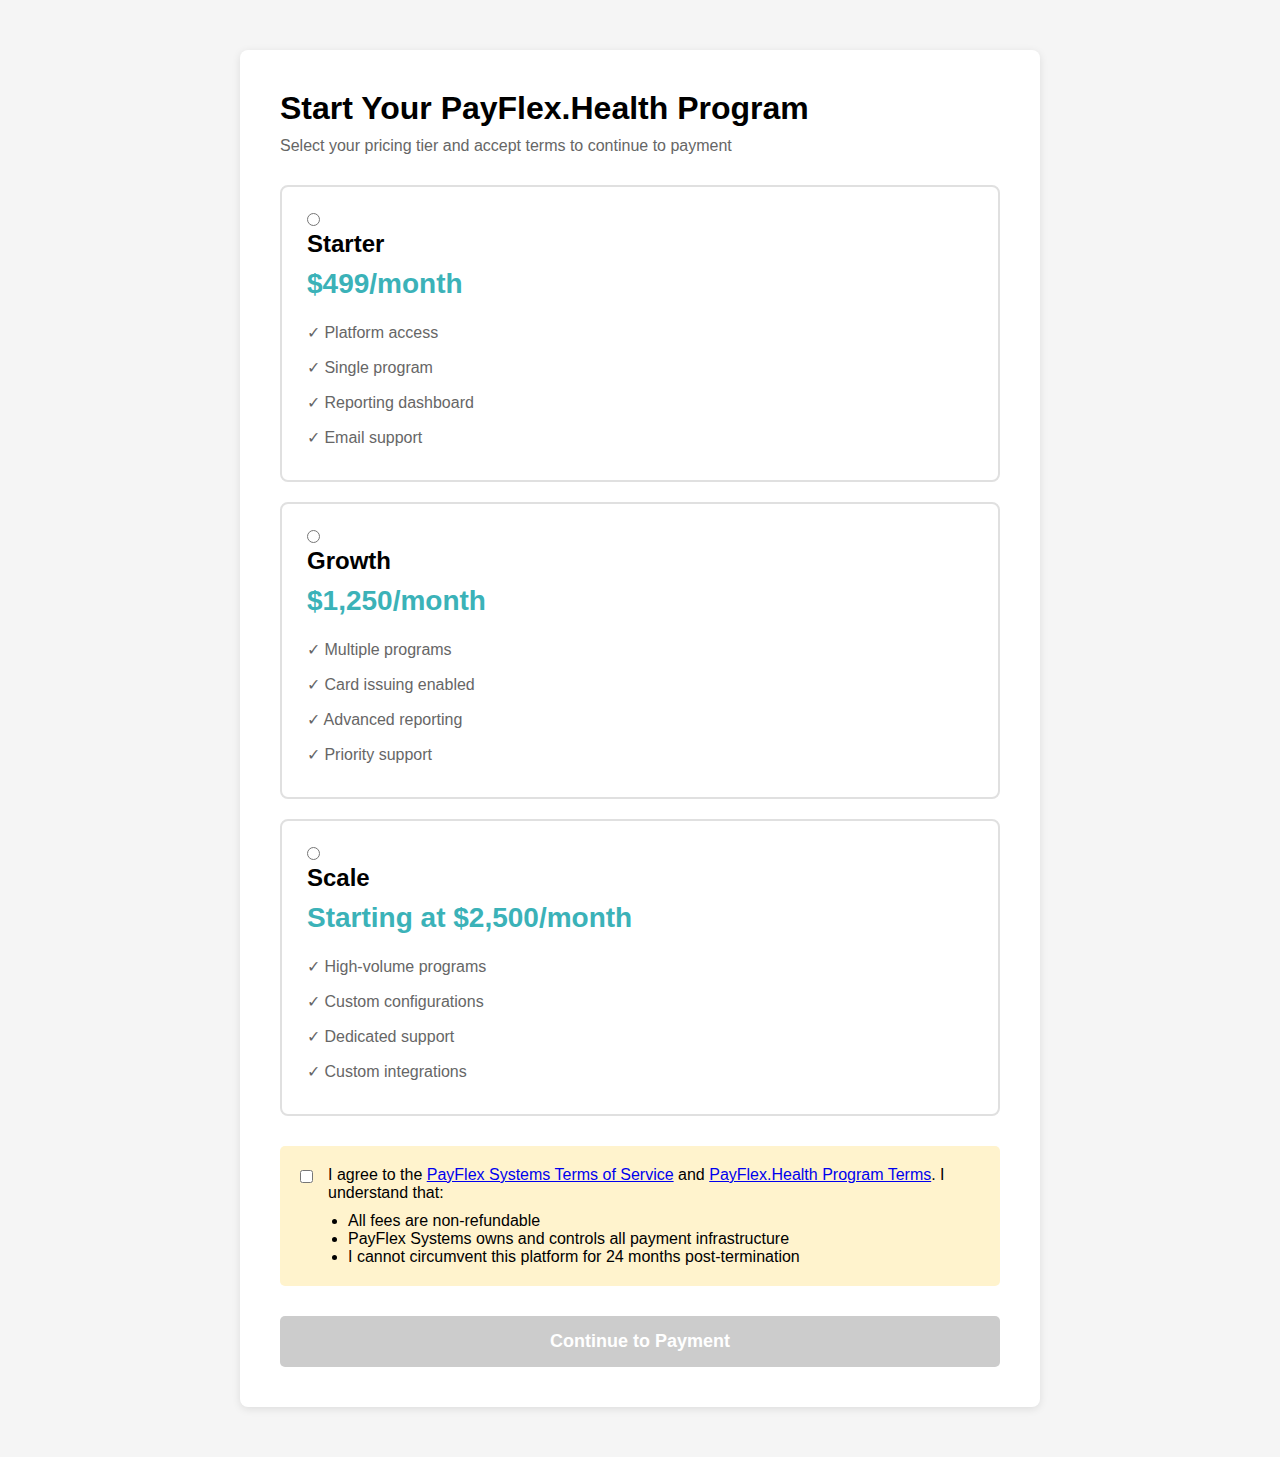
<file: onboarding/index.html>
<!DOCTYPE html>
<html lang="en">
<head>
  <meta charset="UTF-8">
  <meta name="viewport" content="width=device-width, initial-scale=1.0">
  <title>Start Your PayFlex.Health Program</title>
  <style>
    * { margin: 0; padding: 0; box-sizing: border-box; }
    body { font-family: -apple-system, BlinkMacSystemFont, 'Segoe UI', sans-serif; background: #f5f5f5; }
    .container { max-width: 800px; margin: 50px auto; padding: 40px; background: #fff; border-radius: 8px; box-shadow: 0 2px 8px rgba(0,0,0,0.1); }
    h1 { font-size: 32px; margin-bottom: 10px; }
    .subtitle { color: #666; margin-bottom: 30px; }
    .pricing-options { display: grid; gap: 20px; margin: 30px 0; }
    .pricing-option { border: 2px solid #e0e0e0; padding: 25px; border-radius: 8px; cursor: pointer; transition: all 0.2s; }
    .pricing-option:hover { border-color: #3bb2b8; }
    .pricing-option input[type="radio"] { margin-right: 15px; }
    .pricing-option.selected { border-color: #3bb2b8; background: #f0fdfa; }
    .pricing-option h3 { font-size: 24px; margin-bottom: 10px; }
    .pricing-option .price { font-size: 28px; font-weight: 700; color: #3bb2b8; margin: 10px 0; }
    .pricing-option ul { list-style: none; margin-top: 15px; }
    .pricing-option li { padding: 8px 0; color: #666; }
    .checkbox-label { display: flex; align-items: flex-start; margin: 30px 0; padding: 20px; background: #fff3cd; border-radius: 5px; }
    .checkbox-label input { margin-right: 15px; margin-top: 4px; }
    .btn { display: block; width: 100%; padding: 15px; background: #3bb2b8; color: #fff; border: none; border-radius: 5px; font-size: 18px; font-weight: 600; cursor: pointer; }
    .btn:hover { background: #2d9da3; }
    .btn:disabled { background: #ccc; cursor: not-allowed; }
  </style>
</head>
<body>

<div class="container">
  <h1>Start Your PayFlex.Health Program</h1>
  <p class="subtitle">Select your pricing tier and accept terms to continue to payment</p>

  <form id="onboardingForm" action="/checkout" method="POST">
    
    <div class="pricing-options">
      <label class="pricing-option">
        <input type="radio" name="plan" value="starter" required>
        <div>
          <h3>Starter</h3>
          <div class="price">$499/month</div>
          <ul>
            <li>✓ Platform access</li>
            <li>✓ Single program</li>
            <li>✓ Reporting dashboard</li>
            <li>✓ Email support</li>
          </ul>
        </div>
      </label>

      <label class="pricing-option">
        <input type="radio" name="plan" value="growth">
        <div>
          <h3>Growth</h3>
          <div class="price">$1,250/month</div>
          <ul>
            <li>✓ Multiple programs</li>
            <li>✓ Card issuing enabled</li>
            <li>✓ Advanced reporting</li>
            <li>✓ Priority support</li>
          </ul>
        </div>
      </label>

      <label class="pricing-option">
        <input type="radio" name="plan" value="scale">
        <div>
          <h3>Scale</h3>
          <div class="price">Starting at $2,500/month</div>
          <ul>
            <li>✓ High-volume programs</li>
            <li>✓ Custom configurations</li>
            <li>✓ Dedicated support</li>
            <li>✓ Custom integrations</li>
          </ul>
        </div>
      </label>
    </div>

    <label class="checkbox-label">
      <input type="checkbox" id="acceptTerms" required>
      <div>
        I agree to the <a href="/shared/legal/payflex-systems-tos.md" target="_blank">PayFlex Systems Terms of Service</a> 
        and <a href="/shared/legal/payflex-health-terms.md" target="_blank">PayFlex.Health Program Terms</a>.
        I understand that:
        <ul style="margin-top: 10px; margin-left: 20px;">
          <li>All fees are non-refundable</li>
          <li>PayFlex Systems owns and controls all payment infrastructure</li>
          <li>I cannot circumvent this platform for 24 months post-termination</li>
        </ul>
      </div>
    </label>

    <button type="submit" class="btn" id="submitBtn" disabled>Continue to Payment</button>
  </form>
</div>

<script>
  // Enable submit when plan selected and terms accepted
  const form = document.getElementById('onboardingForm');
  const submitBtn = document.getElementById('submitBtn');
  const acceptTerms = document.getElementById('acceptTerms');
  const planRadios = document.querySelectorAll('input[name="plan"]');

  function checkFormValid() {
    const planSelected = Array.from(planRadios).some(r => r.checked);
    const termsAccepted = acceptTerms.checked;
    submitBtn.disabled = !(planSelected && termsAccepted);
  }

  planRadios.forEach(radio => {
    radio.addEventListener('change', () => {
      // Remove selected class from all
      document.querySelectorAll('.pricing-option').forEach(opt => {
        opt.classList.remove('selected');
      });
      // Add to selected
      radio.closest('.pricing-option').classList.add('selected');
      checkFormValid();
    });
  });

  acceptTerms.addEventListener('change', checkFormValid);

  form.addEventListener('submit', (e) => {
    e.preventDefault();
    
    // Log clickwrap acceptance
    const acceptanceData = {
      timestamp: new Date().toISOString(),
      ipAddress: 'CLIENT_IP', // Backend will capture
      userAgent: navigator.userAgent,
      termsVersion: 'v1.0_2026-01-05'
    };
    
    console.log('Clickwrap acceptance:', acceptanceData);
    
    // Continue to Stripe Checkout
    alert('Redirecting to Stripe Checkout...');
    // In production, this submits to backend which creates Stripe session
  });
</script>

</body>
</html>
</file>
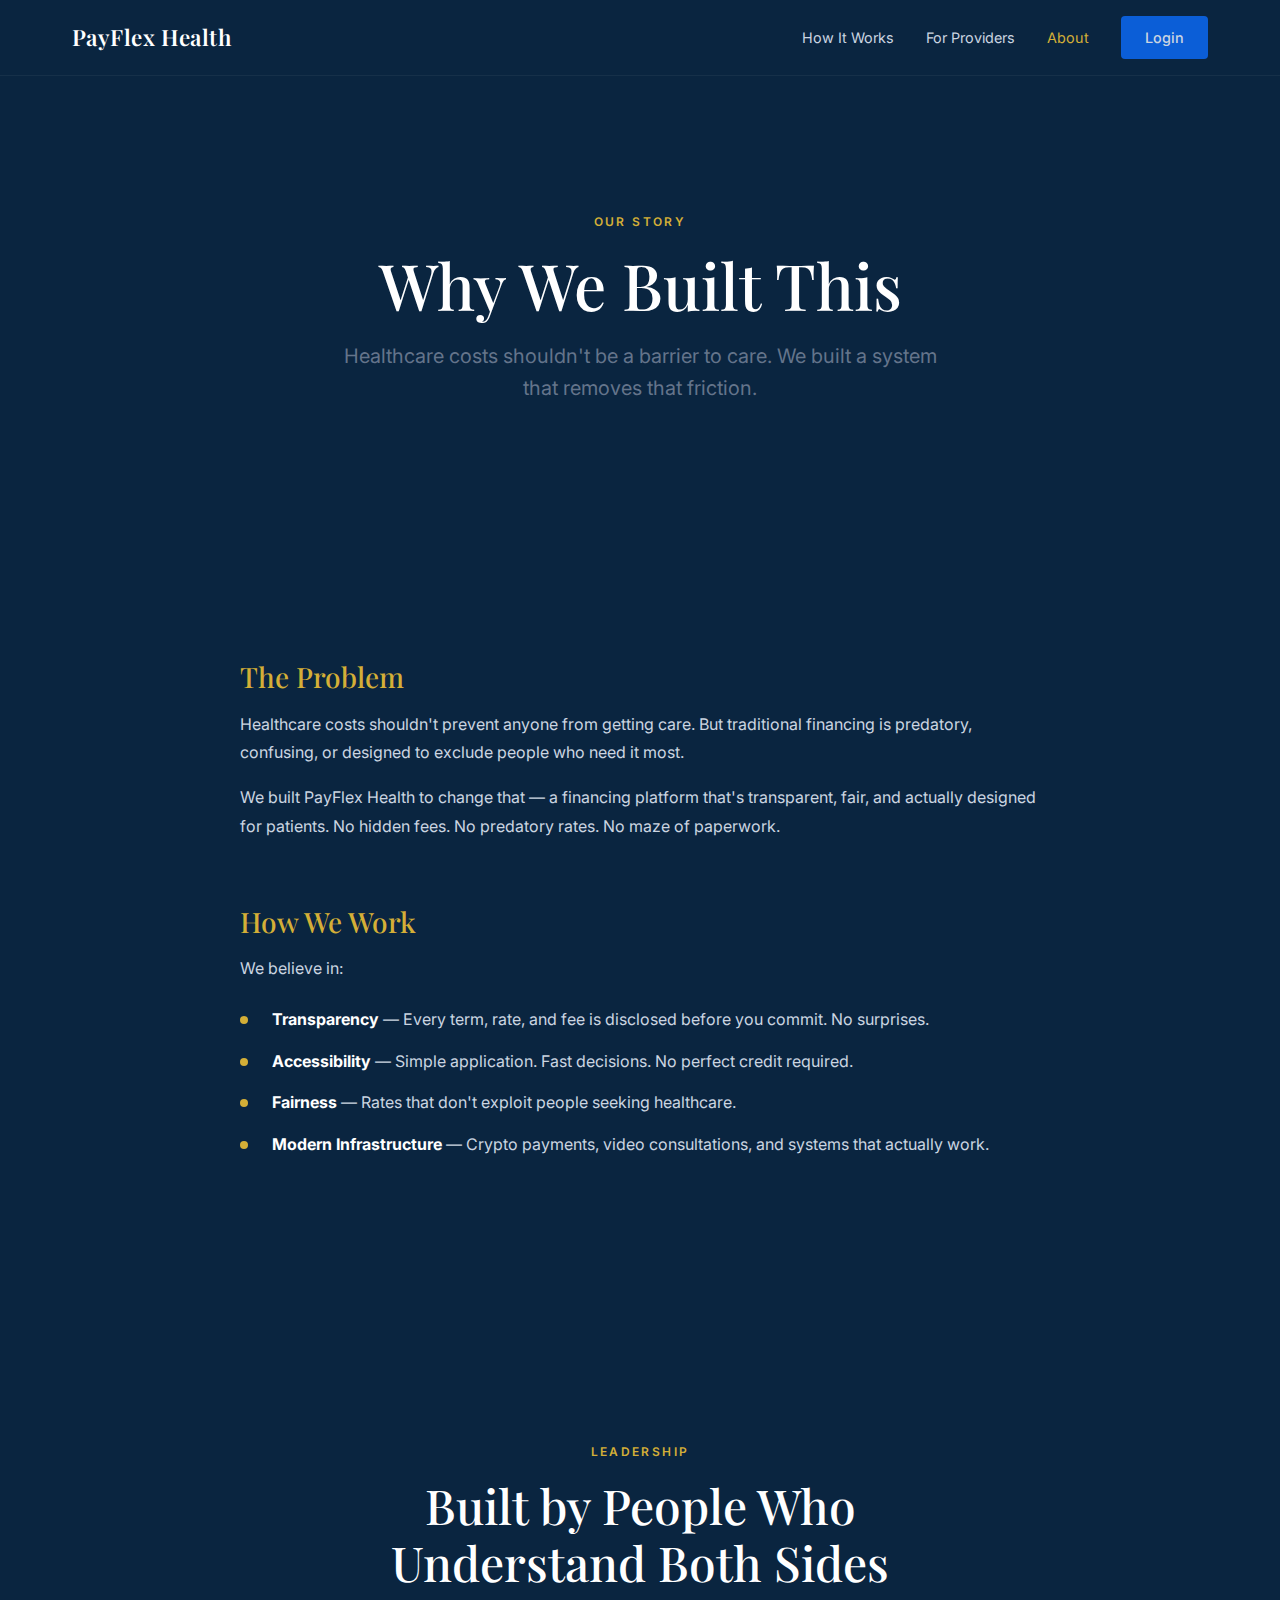
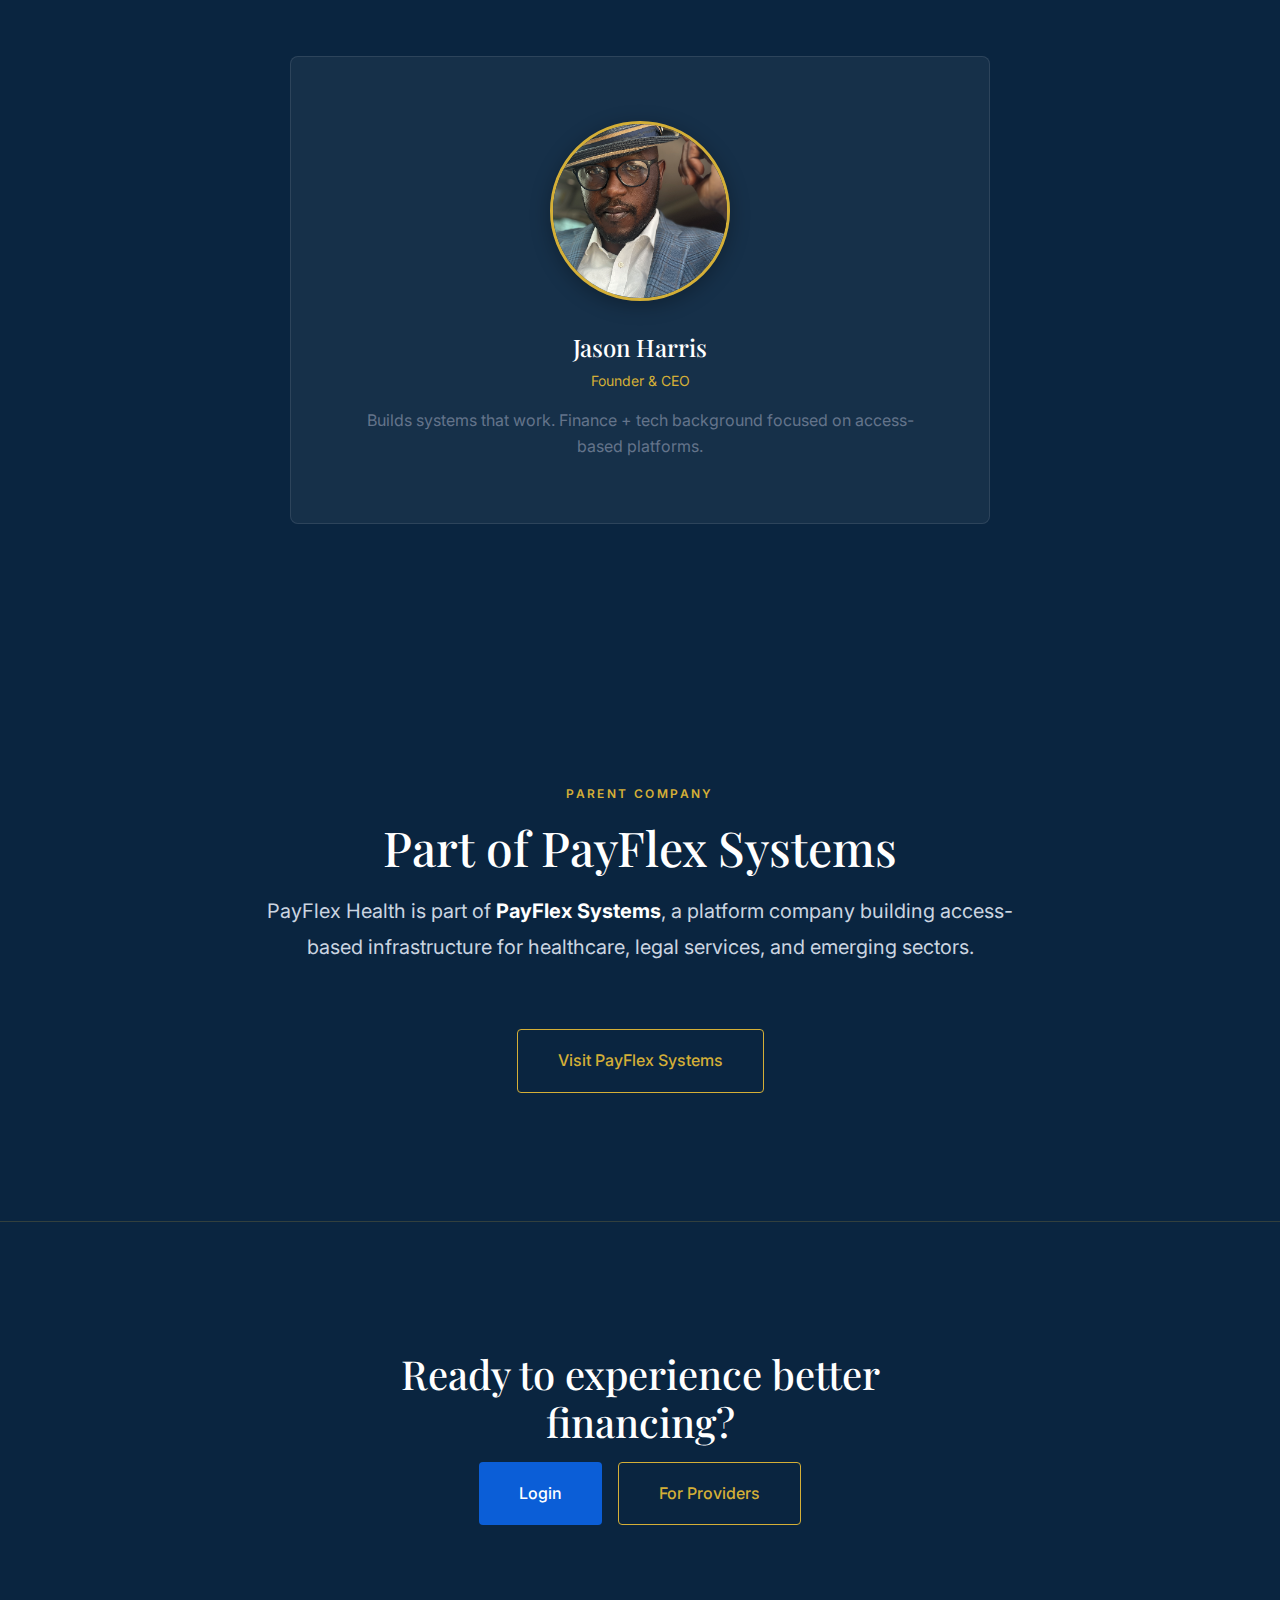
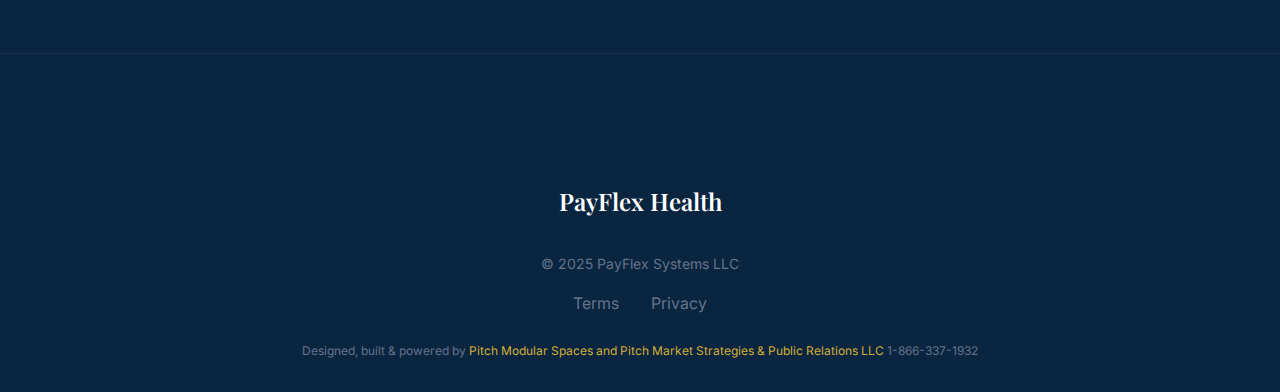
<file: about.html>
<!DOCTYPE html>
<html lang="en">
<head>
  <meta charset="UTF-8">
  <meta name="viewport" content="width=device-width, initial-scale=1.0">
  <title>About — PayFlex Health</title>
  <link rel="preconnect" href="https://fonts.googleapis.com">
  <link rel="preconnect" href="https://fonts.gstatic.com" crossorigin>
  <link href="https://fonts.googleapis.com/css2?family=Playfair+Display:wght@400;500;600;700&family=Inter:wght@300;400;500;600&display=swap" rel="stylesheet">
  <link rel="stylesheet" href="styles.css">
</head>
<body>
  <nav class="nav">
    <div class="nav-container">
      <a href="index.html" class="nav-logo">
        <span class="logo-text">PayFlex Health</span>
      </a>
      <div class="nav-links">
        <a href="how-it-works.html">How It Works</a>
        <a href="for-providers.html">For Providers</a>
        <a href="about.html" class="active">About</a>
        <a href="login.html" class="btn btn-nav">Login</a>
      </div>
    </div>
  </nav>

  <section class="page-header">
    <div class="container">
      <span class="eyebrow">Our Story</span>
      <h1 class="page-title">Why We Built This</h1>
      <p class="page-subtitle">Healthcare costs shouldn't be a barrier to care. We built a system that removes that friction.</p>
    </div>
  </section>

  <section class="section section-dark">
    <div class="container">
      <div class="about-content">
        <div class="about-text">
          <h2>The Problem</h2>
          <p>Healthcare costs shouldn't prevent anyone from getting care. But traditional financing is predatory, confusing, or designed to exclude people who need it most.</p>
          <p>We built PayFlex Health to change that — a financing platform that's transparent, fair, and actually designed for patients. No hidden fees. No predatory rates. No maze of paperwork.</p>
          
          <h2>How We Work</h2>
          <p>We believe in:</p>
          <ul class="about-values">
            <li><strong>Transparency</strong> — Every term, rate, and fee is disclosed before you commit. No surprises.</li>
            <li><strong>Accessibility</strong> — Simple application. Fast decisions. No perfect credit required.</li>
            <li><strong>Fairness</strong> — Rates that don't exploit people seeking healthcare.</li>
            <li><strong>Modern Infrastructure</strong> — Crypto payments, video consultations, and systems that actually work.</li>
          </ul>
        </div>
      </div>
    </div>
  </section>

  <section class="section section-gradient">
    <div class="container">
      <div class="section-header">
        <span class="eyebrow">Leadership</span>
        <h2 class="section-title">Built by People Who Understand Both Sides</h2>
      </div>
      <div class="founders-grid">
        <div class="founder-card">
          <div class="founder-image">
            <img src="assets/jasonharrisheadshot.png?v=20251215" alt="Jason Harris">
          </div>
          <h3>Jason Harris</h3>
          <p class="founder-role">Founder & CEO</p>
          <p>Builds systems that work. Finance + tech background focused on access-based platforms.</p>
        </div>

      </div>
    </div>
  </section>

  <section class="section section-trust">
    <div class="container">
      <div class="trust-content">
        <span class="eyebrow">Parent Company</span>
        <h2 class="section-title">Part of PayFlex Systems</h2>
        <p class="trust-description">
          PayFlex Health is part of <strong>PayFlex Systems</strong>, a platform company building 
          access-based infrastructure for healthcare, legal services, and emerging sectors.
        </p>
        <a href="https://payflexsystems.com" class="btn btn-outline btn-large">Visit PayFlex Systems</a>
      </div>
    </div>
  </section>

  <section class="section section-cta">
    <div class="container">
      <div class="cta-content">
        <h2 class="cta-title">Ready to experience better financing?</h2>
        <div class="cta-buttons">
          <a href="login.html" class="btn btn-primary btn-large">Login</a>
          <a href="for-providers.html" class="btn btn-outline btn-large">For Providers</a>
        </div>
      </div>
    </div>
  </section>

  <footer class="footer">
    <div class="container">
      <div class="footer-simple">
        <div class="footer-logo">PayFlex Health</div>
        <p>© 2025 PayFlex Systems LLC</p>
        <div class="footer-legal-links">
          <a href="terms.html">Terms</a>
          <a href="privacy.html">Privacy</a>
        </div>
        <p class="footer-credit">Designed, built & powered by <a href="https://pitchmarketing.agency" target="_blank">Pitch Modular Spaces and Pitch Market Strategies & Public Relations LLC</a> 1-866-337-1932</p>
      </div>
    </div>
  </footer>
</body>
</html>
</file>
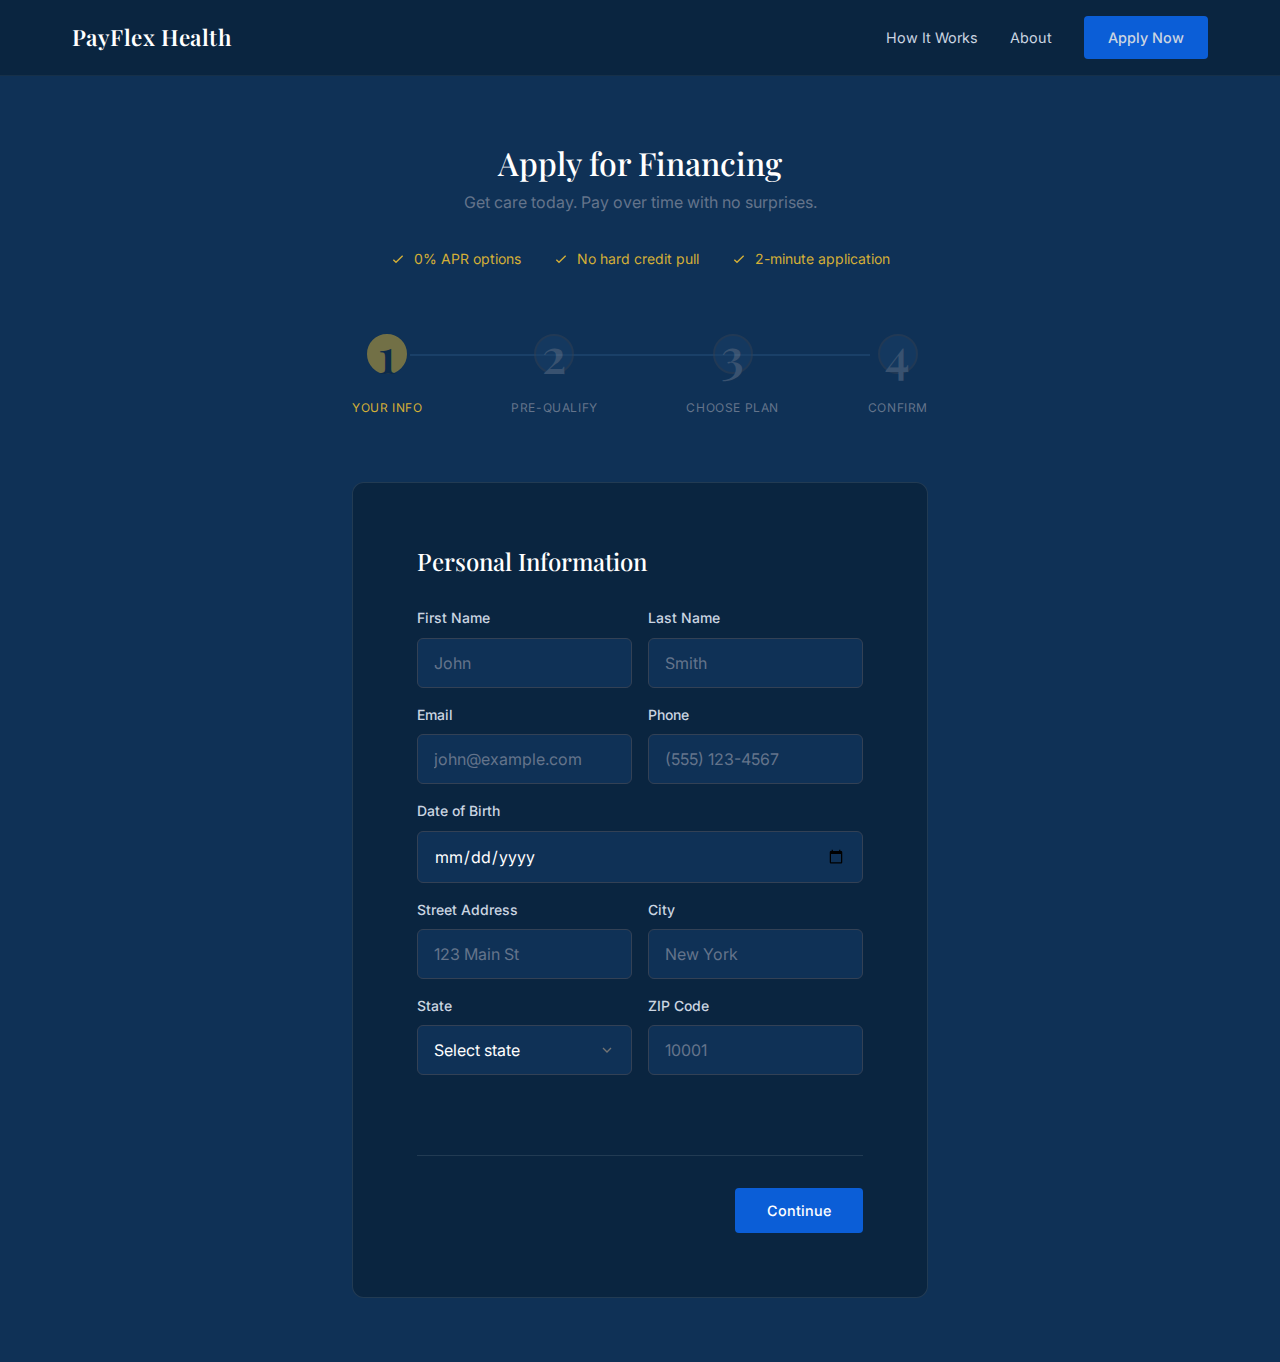
<file: customer-apply.html>
<!DOCTYPE html>
<html lang="en">
<head>
  <meta charset="UTF-8">
  <meta name="viewport" content="width=device-width, initial-scale=1.0">
  <title>Apply for Financing — PayFlex Health</title>
  <link rel="preconnect" href="https://fonts.googleapis.com">
  <link rel="preconnect" href="https://fonts.gstatic.com" crossorigin>
  <link href="https://fonts.googleapis.com/css2?family=Playfair+Display:wght@400;500;600;700&family=Inter:wght@300;400;500;600&display=swap" rel="stylesheet">
  <link rel="stylesheet" href="styles.css">
  <style>
    /* Form-specific styles */
    .apply-page {
      min-height: 100vh;
      background: var(--color-charcoal);
      padding-top: 80px;
    }
    
    .apply-container {
      max-width: 640px;
      margin: 0 auto;
      padding: var(--spacing-lg) var(--spacing-md);
    }
    
    .apply-header {
      text-align: center;
      margin-bottom: var(--spacing-lg);
    }
    
    .apply-header h1 {
      font-size: 2rem;
      color: var(--color-white);
      margin-bottom: var(--spacing-xs);
    }
    
    .apply-header p {
      color: var(--color-gray-500);
      margin-bottom: var(--spacing-md);
    }
    
    .benefits-row {
      display: flex;
      justify-content: center;
      gap: var(--spacing-md);
      flex-wrap: wrap;
    }
    
    .benefit {
      display: flex;
      align-items: center;
      gap: 0.5rem;
      font-size: 0.875rem;
      color: var(--color-gold);
    }
    
    .benefit svg {
      width: 16px;
      height: 16px;
    }
    
    /* Progress Steps */
    .progress-steps {
      display: flex;
      justify-content: space-between;
      margin-bottom: var(--spacing-lg);
      position: relative;
    }
    
    .progress-steps::before {
      content: '';
      position: absolute;
      top: 20px;
      left: 10%;
      right: 10%;
      height: 2px;
      background: var(--color-charcoal-light);
    }
    
    .step {
      display: flex;
      flex-direction: column;
      align-items: center;
      gap: 0.5rem;
      position: relative;
      z-index: 1;
    }
    
    .step-number {
      width: 40px;
      height: 40px;
      border-radius: 50%;
      background: var(--color-charcoal-light);
      border: 2px solid var(--color-gray-700);
      display: flex;
      align-items: center;
      justify-content: center;
      font-weight: 600;
      color: var(--color-gray-500);
      transition: all 0.3s ease;
    }
    
    .step.active .step-number {
      background: var(--color-gold);
      border-color: var(--color-gold);
      color: var(--color-black);
    }
    
    .step.completed .step-number {
      background: var(--color-gold);
      border-color: var(--color-gold);
      color: var(--color-black);
    }
    
    .step-label {
      font-size: 0.75rem;
      color: var(--color-gray-500);
      text-transform: uppercase;
      letter-spacing: 0.05em;
    }
    
    .step.active .step-label {
      color: var(--color-gold);
    }
    
    /* Form Card */
    .form-card {
      background: var(--color-black);
      border: 1px solid rgba(255, 255, 255, 0.1);
      border-radius: 12px;
      padding: var(--spacing-lg);
    }
    
    .form-step {
      display: none;
    }
    
    .form-step.active {
      display: block;
    }
    
    .form-step h2 {
      font-size: 1.5rem;
      color: var(--color-white);
      margin-bottom: var(--spacing-md);
    }
    
    .form-row {
      display: grid;
      grid-template-columns: 1fr 1fr;
      gap: var(--spacing-sm);
    }
    
    @media (max-width: 600px) {
      .form-row {
        grid-template-columns: 1fr;
      }
    }
    
    .form-group {
      margin-bottom: var(--spacing-sm);
    }
    
    .form-group label {
      display: block;
      font-size: 0.875rem;
      font-weight: 500;
      color: var(--color-gray-300);
      margin-bottom: 0.5rem;
    }
    
    .form-group input,
    .form-group select,
    .form-group textarea {
      width: 100%;
      padding: 0.875rem 1rem;
      font-family: var(--font-sans);
      font-size: 1rem;
      color: var(--color-white);
      background: var(--color-charcoal);
      border: 1px solid var(--color-gray-700);
      border-radius: 6px;
      transition: all 0.2s ease;
    }
    
    .form-group input:focus,
    .form-group select:focus,
    .form-group textarea:focus {
      outline: none;
      border-color: var(--color-gold);
      box-shadow: 0 0 0 3px rgba(201, 162, 77, 0.1);
    }
    
    .form-group input::placeholder {
      color: var(--color-gray-500);
    }
    
    .form-group select {
      appearance: none;
      background-image: url("data:image/svg+xml,%3Csvg xmlns='http://www.w3.org/2000/svg' width='24' height='24' viewBox='0 0 24 24' fill='none' stroke='%23737373' stroke-width='2'%3E%3Cpath d='M6 9l6 6 6-6'/%3E%3C/svg%3E");
      background-repeat: no-repeat;
      background-position: right 1rem center;
      background-size: 16px;
      padding-right: 2.5rem;
    }
    
    .form-hint {
      font-size: 0.75rem;
      color: var(--color-gray-500);
      margin-top: 0.25rem;
    }
    
    .form-actions {
      display: flex;
      justify-content: space-between;
      gap: var(--spacing-sm);
      margin-top: var(--spacing-lg);
      padding-top: var(--spacing-md);
      border-top: 1px solid rgba(255, 255, 255, 0.1);
    }
    
    .btn-back {
      background: transparent;
      color: var(--color-gray-300);
      border: 1px solid var(--color-gray-700);
    }
    
    .btn-back:hover {
      background: rgba(255, 255, 255, 0.05);
      border-color: var(--color-gray-500);
    }
    
    /* Info Box */
    .info-box {
      background: rgba(201, 162, 77, 0.1);
      border: 1px solid rgba(201, 162, 77, 0.3);
      border-radius: 8px;
      padding: var(--spacing-sm);
      margin-bottom: var(--spacing-md);
      display: flex;
      align-items: flex-start;
      gap: var(--spacing-sm);
    }
    
    .info-box svg {
      width: 20px;
      height: 20px;
      color: var(--color-gold);
      flex-shrink: 0;
      margin-top: 2px;
    }
    
    .info-box p {
      font-size: 0.875rem;
      color: var(--color-gray-300);
      line-height: 1.5;
    }
    
    .info-box strong {
      color: var(--color-white);
    }
    
    /* Amount Slider */
    .amount-display {
      text-align: center;
      margin-bottom: var(--spacing-md);
    }
    
    .amount-value {
      font-family: var(--font-serif);
      font-size: 3rem;
      font-weight: 600;
      color: var(--color-gold);
    }
    
    .amount-range {
      font-size: 0.875rem;
      color: var(--color-gray-500);
    }
    
    input[type="range"] {
      width: 100%;
      height: 8px;
      background: var(--color-charcoal-light);
      border-radius: 4px;
      appearance: none;
      cursor: pointer;
    }
    
    input[type="range"]::-webkit-slider-thumb {
      appearance: none;
      width: 24px;
      height: 24px;
      background: var(--color-gold);
      border-radius: 50%;
      cursor: pointer;
    }
    
    /* Success State */
    .success-message {
      text-align: center;
      padding: var(--spacing-lg);
    }
    
    .success-icon {
      width: 80px;
      height: 80px;
      background: rgba(201, 162, 77, 0.1);
      border-radius: 50%;
      display: flex;
      align-items: center;
      justify-content: center;
      margin: 0 auto var(--spacing-md);
    }
    
    .success-icon svg {
      width: 40px;
      height: 40px;
      color: var(--color-gold);
    }
    
    .success-message h2 {
      color: var(--color-white);
      margin-bottom: var(--spacing-sm);
    }
    
    .success-message p {
      color: var(--color-gray-500);
      margin-bottom: var(--spacing-md);
    }
  </style>
</head>
<body>
  <nav class="nav">
    <div class="nav-container">
      <a href="index.html" class="nav-logo">
        <span class="logo-text">PayFlex Health</span>
      </a>
      <div class="nav-links">
        <a href="how-it-works.html">How It Works</a>
        <a href="about.html">About</a>
        <a href="customer-apply.html" class="btn btn-nav">Apply Now</a>
      </div>
    </div>
  </nav>

  <div class="apply-page">
    <div class="apply-container">
      <div class="apply-header">
        <h1>Apply for Financing</h1>
        <p>Get care today. Pay over time with no surprises.</p>
        <div class="benefits-row">
          <span class="benefit">
            <svg viewBox="0 0 24 24" fill="none" stroke="currentColor" stroke-width="2"><path d="M5 13l4 4L19 7"/></svg>
            0% APR options
          </span>
          <span class="benefit">
            <svg viewBox="0 0 24 24" fill="none" stroke="currentColor" stroke-width="2"><path d="M5 13l4 4L19 7"/></svg>
            No hard credit pull
          </span>
          <span class="benefit">
            <svg viewBox="0 0 24 24" fill="none" stroke="currentColor" stroke-width="2"><path d="M5 13l4 4L19 7"/></svg>
            2-minute application
          </span>
        </div>
      </div>

      <div class="progress-steps">
        <div class="step active" data-step="1">
          <span class="step-number">1</span>
          <span class="step-label">Your Info</span>
        </div>
        <div class="step" data-step="2">
          <span class="step-number">2</span>
          <span class="step-label">Pre-Qualify</span>
        </div>
        <div class="step" data-step="3">
          <span class="step-number">3</span>
          <span class="step-label">Choose Plan</span>
        </div>
        <div class="step" data-step="4">
          <span class="step-number">4</span>
          <span class="step-label">Confirm</span>
        </div>
      </div>

      <div class="form-card">
        <form id="application-form">
          <!-- Step 1: Personal Information -->
          <div class="form-step active" data-step="1">
            <h2>Personal Information</h2>
            
            <div class="form-row">
              <div class="form-group">
                <label for="first_name">First Name</label>
                <input type="text" id="first_name" name="first_name" placeholder="John" required>
              </div>
              <div class="form-group">
                <label for="last_name">Last Name</label>
                <input type="text" id="last_name" name="last_name" placeholder="Smith" required>
              </div>
            </div>

            <div class="form-row">
              <div class="form-group">
                <label for="email">Email</label>
                <input type="email" id="email" name="email" placeholder="john@example.com" required>
              </div>
              <div class="form-group">
                <label for="phone">Phone</label>
                <input type="tel" id="phone" name="phone" placeholder="(555) 123-4567" required>
              </div>
            </div>

            <div class="form-group">
              <label for="dob">Date of Birth</label>
              <input type="date" id="dob" name="dob" required>
            </div>

            <div class="form-row">
              <div class="form-group">
                <label for="address">Street Address</label>
                <input type="text" id="address" name="address" placeholder="123 Main St" required>
              </div>
              <div class="form-group">
                <label for="city">City</label>
                <input type="text" id="city" name="city" placeholder="New York" required>
              </div>
            </div>

            <div class="form-row">
              <div class="form-group">
                <label for="state">State</label>
                <select id="state" name="state" required>
                  <option value="">Select state</option>
                  <option value="AL">Alabama</option>
                  <option value="AK">Alaska</option>
                  <option value="AZ">Arizona</option>
                  <option value="CA">California</option>
                  <option value="CO">Colorado</option>
                  <option value="CT">Connecticut</option>
                  <option value="FL">Florida</option>
                  <option value="GA">Georgia</option>
                  <option value="NY">New York</option>
                  <option value="TX">Texas</option>
                  <!-- Add more states -->
                </select>
              </div>
              <div class="form-group">
                <label for="zip">ZIP Code</label>
                <input type="text" id="zip" name="zip" placeholder="10001" required>
              </div>
            </div>

            <div class="form-actions">
              <span></span>
              <button type="button" class="btn btn-primary" onclick="nextStep(2)">Continue</button>
            </div>
          </div>

          <!-- Step 2: Pre-Qualification -->
          <div class="form-step" data-step="2">
            <h2>Pre-Qualification</h2>
            
            <div class="info-box">
              <svg viewBox="0 0 24 24" fill="none" stroke="currentColor" stroke-width="2">
                <path d="M9 12l2 2 4-4m5.618-4.016A11.955 11.955 0 0112 2.944a11.955 11.955 0 01-8.618 3.04A12.02 12.02 0 003 9c0 5.591 3.824 10.29 9 11.622 5.176-1.332 9-6.03 9-11.622 0-1.042-.133-2.052-.382-3.016z"/>
              </svg>
              <p>This is a <strong>soft credit check</strong> and will <strong>NOT</strong> affect your credit score.</p>
            </div>

            <div class="form-group">
              <label for="ssn_last4">Last 4 of SSN</label>
              <input type="text" id="ssn_last4" name="ssn_last4" placeholder="1234" maxlength="4" required>
              <p class="form-hint">Used only for identity verification</p>
            </div>

            <div class="form-row">
              <div class="form-group">
                <label for="income">Annual Income</label>
                <select id="income" name="income" required>
                  <option value="">Select range</option>
                  <option value="0-25000">Under $25,000</option>
                  <option value="25000-50000">$25,000 - $50,000</option>
                  <option value="50000-75000">$50,000 - $75,000</option>
                  <option value="75000-100000">$75,000 - $100,000</option>
                  <option value="100000+">Over $100,000</option>
                </select>
              </div>
              <div class="form-group">
                <label for="employment">Employment Status</label>
                <select id="employment" name="employment" required>
                  <option value="">Select status</option>
                  <option value="employed">Employed Full-Time</option>
                  <option value="part-time">Employed Part-Time</option>
                  <option value="self-employed">Self-Employed</option>
                  <option value="retired">Retired</option>
                  <option value="student">Student</option>
                  <option value="other">Other</option>
                </select>
              </div>
            </div>

            <div class="form-group">
              <label for="amount">Requested Amount</label>
              <div class="amount-display">
                <span class="amount-value" id="amount-display">$5,000</span>
                <p class="amount-range">$100 - $25,000</p>
              </div>
              <input type="range" id="amount" name="amount" min="100" max="25000" step="100" value="5000" oninput="updateAmount(this.value)">
            </div>

            <div class="form-actions">
              <button type="button" class="btn btn-back" onclick="prevStep(1)">Back</button>
              <button type="button" class="btn btn-primary" onclick="nextStep(3)">Check Eligibility</button>
            </div>
          </div>

          <!-- Step 3: Choose Plan -->
          <div class="form-step" data-step="3">
            <h2>Choose Your Plan</h2>
            
            <div class="info-box">
              <svg viewBox="0 0 24 24" fill="none" stroke="currentColor" stroke-width="2">
                <path d="M9 12l2 2 4-4m6 2a9 9 0 11-18 0 9 9 0 0118 0z"/>
              </svg>
              <p><strong>Congratulations!</strong> You're pre-approved. Select a payment plan below.</p>
            </div>

            <div class="plan-options">
              <label class="plan-option">
                <input type="radio" name="plan" value="6-months" checked>
                <div class="plan-card">
                  <span class="plan-term">6 Months</span>
                  <span class="plan-rate">0% APR</span>
                  <span class="plan-payment">$833/mo</span>
                </div>
              </label>
              
              <label class="plan-option">
                <input type="radio" name="plan" value="12-months">
                <div class="plan-card">
                  <span class="plan-term">12 Months</span>
                  <span class="plan-rate">5.9% APR</span>
                  <span class="plan-payment">$430/mo</span>
                </div>
              </label>
              
              <label class="plan-option">
                <input type="radio" name="plan" value="24-months">
                <div class="plan-card">
                  <span class="plan-term">24 Months</span>
                  <span class="plan-rate">9.9% APR</span>
                  <span class="plan-payment">$230/mo</span>
                </div>
              </label>
            </div>

            <div class="form-actions">
              <button type="button" class="btn btn-back" onclick="prevStep(2)">Back</button>
              <button type="button" class="btn btn-primary" onclick="nextStep(4)">Continue</button>
            </div>
          </div>

          <!-- Step 4: Confirm -->
          <div class="form-step" data-step="4">
            <h2>Confirm & Submit</h2>
            
            <div class="summary-box">
              <h3>Application Summary</h3>
              <div class="summary-row">
                <span>Financing Amount</span>
                <span id="summary-amount">$5,000</span>
              </div>
              <div class="summary-row">
                <span>Payment Plan</span>
                <span id="summary-plan">6 Months at 0% APR</span>
              </div>
              <div class="summary-row">
                <span>Monthly Payment</span>
                <span id="summary-payment">$833/mo</span>
              </div>
            </div>

            <div class="form-group">
              <label class="checkbox-label">
                <input type="checkbox" name="agree_terms" required>
                <span>I agree to the <a href="terms.html" target="_blank">Terms of Service</a> and <a href="privacy.html" target="_blank">Privacy Policy</a></span>
              </label>
            </div>

            <div class="form-group">
              <label class="checkbox-label">
                <input type="checkbox" name="agree_credit" required>
                <span>I authorize PayFlex Health to perform a credit check to finalize my application</span>
              </label>
            </div>

            <div class="form-actions">
              <button type="button" class="btn btn-back" onclick="prevStep(3)">Back</button>
              <button type="submit" class="btn btn-primary">Submit Application</button>
            </div>
          </div>

          <!-- Success State -->
          <div class="form-step" data-step="5">
            <div class="success-message">
              <div class="success-icon">
                <svg viewBox="0 0 24 24" fill="none" stroke="currentColor" stroke-width="2">
                  <path d="M5 13l4 4L19 7"/>
                </svg>
              </div>
              <h2>Application Submitted!</h2>
              <p>We're reviewing your application. You'll receive a decision via email within 24 hours.</p>
              <a href="index.html" class="btn btn-primary">Return Home</a>
            </div>
          </div>
        </form>
      </div>
    </div>
  </div>

  <script>
    function nextStep(step) {
      document.querySelectorAll('.form-step').forEach(el => el.classList.remove('active'));
      document.querySelector(`.form-step[data-step="${step}"]`).classList.add('active');
      
      document.querySelectorAll('.progress-steps .step').forEach(el => {
        const stepNum = parseInt(el.dataset.step);
        el.classList.remove('active', 'completed');
        if (stepNum < step) el.classList.add('completed');
        if (stepNum === step) el.classList.add('active');
      });
      
      window.scrollTo({ top: 0, behavior: 'smooth' });
    }
    
    function prevStep(step) {
      nextStep(step);
    }
    
    function updateAmount(value) {
      document.getElementById('amount-display').textContent = '$' + parseInt(value).toLocaleString();
    }
    
    document.getElementById('application-form').addEventListener('submit', function(e) {
      e.preventDefault();
      nextStep(5);
    });
  </script>

  <style>
    /* Plan Options */
    .plan-options {
      display: flex;
      flex-direction: column;
      gap: var(--spacing-sm);
      margin-bottom: var(--spacing-md);
    }
    
    .plan-option input {
      display: none;
    }
    
    .plan-card {
      display: flex;
      justify-content: space-between;
      align-items: center;
      padding: var(--spacing-md);
      background: var(--color-charcoal);
      border: 2px solid var(--color-gray-700);
      border-radius: 8px;
      cursor: pointer;
      transition: all 0.2s ease;
    }
    
    .plan-option input:checked + .plan-card {
      border-color: var(--color-gold);
      background: rgba(201, 162, 77, 0.1);
    }
    
    .plan-card:hover {
      border-color: var(--color-gray-500);
    }
    
    .plan-term {
      font-weight: 600;
      color: var(--color-white);
    }
    
    .plan-rate {
      color: var(--color-gold);
      font-weight: 500;
    }
    
    .plan-payment {
      font-size: 1.25rem;
      font-weight: 600;
      color: var(--color-white);
    }
    
    /* Summary Box */
    .summary-box {
      background: var(--color-charcoal);
      border: 1px solid rgba(255, 255, 255, 0.1);
      border-radius: 8px;
      padding: var(--spacing-md);
      margin-bottom: var(--spacing-md);
    }
    
    .summary-box h3 {
      font-size: 1rem;
      color: var(--color-gray-500);
      margin-bottom: var(--spacing-sm);
      text-transform: uppercase;
      letter-spacing: 0.05em;
    }
    
    .summary-row {
      display: flex;
      justify-content: space-between;
      padding: var(--spacing-xs) 0;
      border-bottom: 1px solid rgba(255, 255, 255, 0.05);
    }
    
    .summary-row:last-child {
      border-bottom: none;
    }
    
    .summary-row span:first-child {
      color: var(--color-gray-500);
    }
    
    .summary-row span:last-child {
      color: var(--color-white);
      font-weight: 500;
    }
    
    /* Checkbox */
    .checkbox-label {
      display: flex;
      align-items: flex-start;
      gap: 0.75rem;
      cursor: pointer;
      color: var(--color-gray-300);
      font-size: 0.875rem;
      line-height: 1.5;
    }
    
    .checkbox-label input[type="checkbox"] {
      width: 20px;
      height: 20px;
      margin-top: 2px;
      accent-color: var(--color-gold);
    }
    
    .checkbox-label a {
      color: var(--color-gold);
      text-decoration: underline;
    }
  </style>
</body>
</html>
</file>
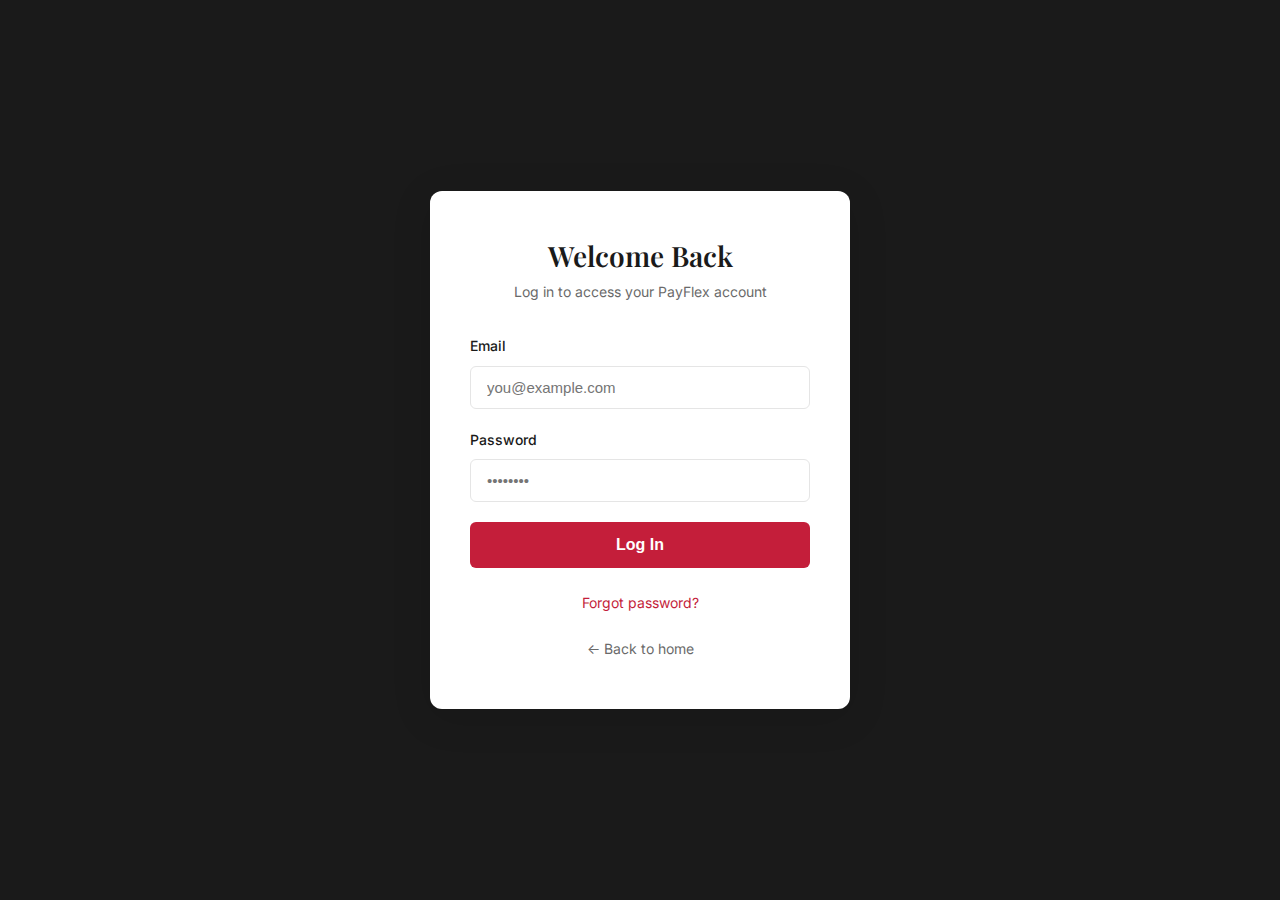
<file: login.html>
<!DOCTYPE html>
<html lang="en">
<head>
  <meta charset="UTF-8">
  <meta name="viewport" content="width=device-width, initial-scale=1.0">
  <title>Login — PayFlex Health</title>
  <link rel="preconnect" href="https://fonts.googleapis.com">
  <link rel="preconnect" href="https://fonts.gstatic.com" crossorigin>
  <link href="https://fonts.googleapis.com/css2?family=Playfair+Display:wght@400;500;600;700&family=Inter:wght@300;400;500;600&display=swap" rel="stylesheet">
  <link rel="stylesheet" href="styles.css">
  <style>
    .login-page {
      min-height: 100vh;
      background: #1a1a1a;
      display: flex;
      align-items: center;
      justify-content: center;
      padding: 20px;
    }
    
    .login-container {
      max-width: 420px;
      width: 100%;
      background: #ffffff;
      border-radius: 12px;
      padding: 48px 40px;
      box-shadow: 0 8px 40px rgba(0, 0, 0, 0.12);
    }
    
    .login-header {
      text-align: center;
      margin-bottom: 32px;
    }
    
    .login-header h1 {
      font-size: 28px;
      font-weight: 600;
      color: #1a1a1a;
      margin-bottom: 8px;
    }
    
    .login-header p {
      color: #6a6a6a;
      font-size: 14px;
    }
    
    .form-group {
      margin-bottom: 20px;
    }
    
    .form-group label {
      display: block;
      font-size: 14px;
      font-weight: 500;
      color: #1a1a1a;
      margin-bottom: 8px;
    }
    
    .form-group input {
      width: 100%;
      padding: 12px 16px;
      font-size: 15px;
      border: 1px solid #e5e5e5;
      border-radius: 6px;
      transition: all 0.2s;
    }
    
    .form-group input:focus {
      outline: none;
      border-color: #c41e3a;
      box-shadow: 0 0 0 3px rgba(196, 30, 58, 0.1);
    }
    
    .btn-login {
      width: 100%;
      padding: 14px;
      background: #c41e3a;
      color: #ffffff;
      border: none;
      border-radius: 6px;
      font-size: 16px;
      font-weight: 600;
      cursor: pointer;
      transition: all 0.2s;
    }
    
    .btn-login:hover {
      background: #a01829;
    }
    
    .login-footer {
      margin-top: 24px;
      text-align: center;
      font-size: 14px;
      color: #6a6a6a;
    }
    
    .login-footer a {
      color: #c41e3a;
      text-decoration: none;
    }
    
    .login-footer a:hover {
      text-decoration: underline;
    }
    
    .back-link {
      display: block;
      text-align: center;
      margin-top: 24px;
      color: #6a6a6a;
      text-decoration: none;
      font-size: 14px;
    }
    
    .back-link:hover {
      color: #1a1a1a;
    }
  </style>
</head>
<body>
  <div class="login-page">
    <div class="login-container">
      <div class="login-header">
        <h1>Welcome Back</h1>
        <p>Log in to access your PayFlex account</p>
      </div>
      
      <form id="login-form">
        <div class="form-group">
          <label for="email">Email</label>
          <input type="email" id="email" name="email" required placeholder="you@example.com">
        </div>
        
        <div class="form-group">
          <label for="password">Password</label>
          <input type="password" id="password" name="password" required placeholder="••••••••">
        </div>
        
        <button type="submit" class="btn-login">Log In</button>
      </form>
      
      <div class="login-footer">
        <a href="https://payflexsystems.com/forgot-password">Forgot password?</a>
      </div>
      
      <a href="index.html" class="back-link">← Back to home</a>
    </div>
  </div>
  
  <script>
    document.getElementById('login-form').addEventListener('submit', function(e) {
      e.preventDefault();
      // TODO: Implement actual authentication
      alert('Authentication endpoint not yet configured. Contact support.');
    });
  </script>
</body>
</html>
</file>
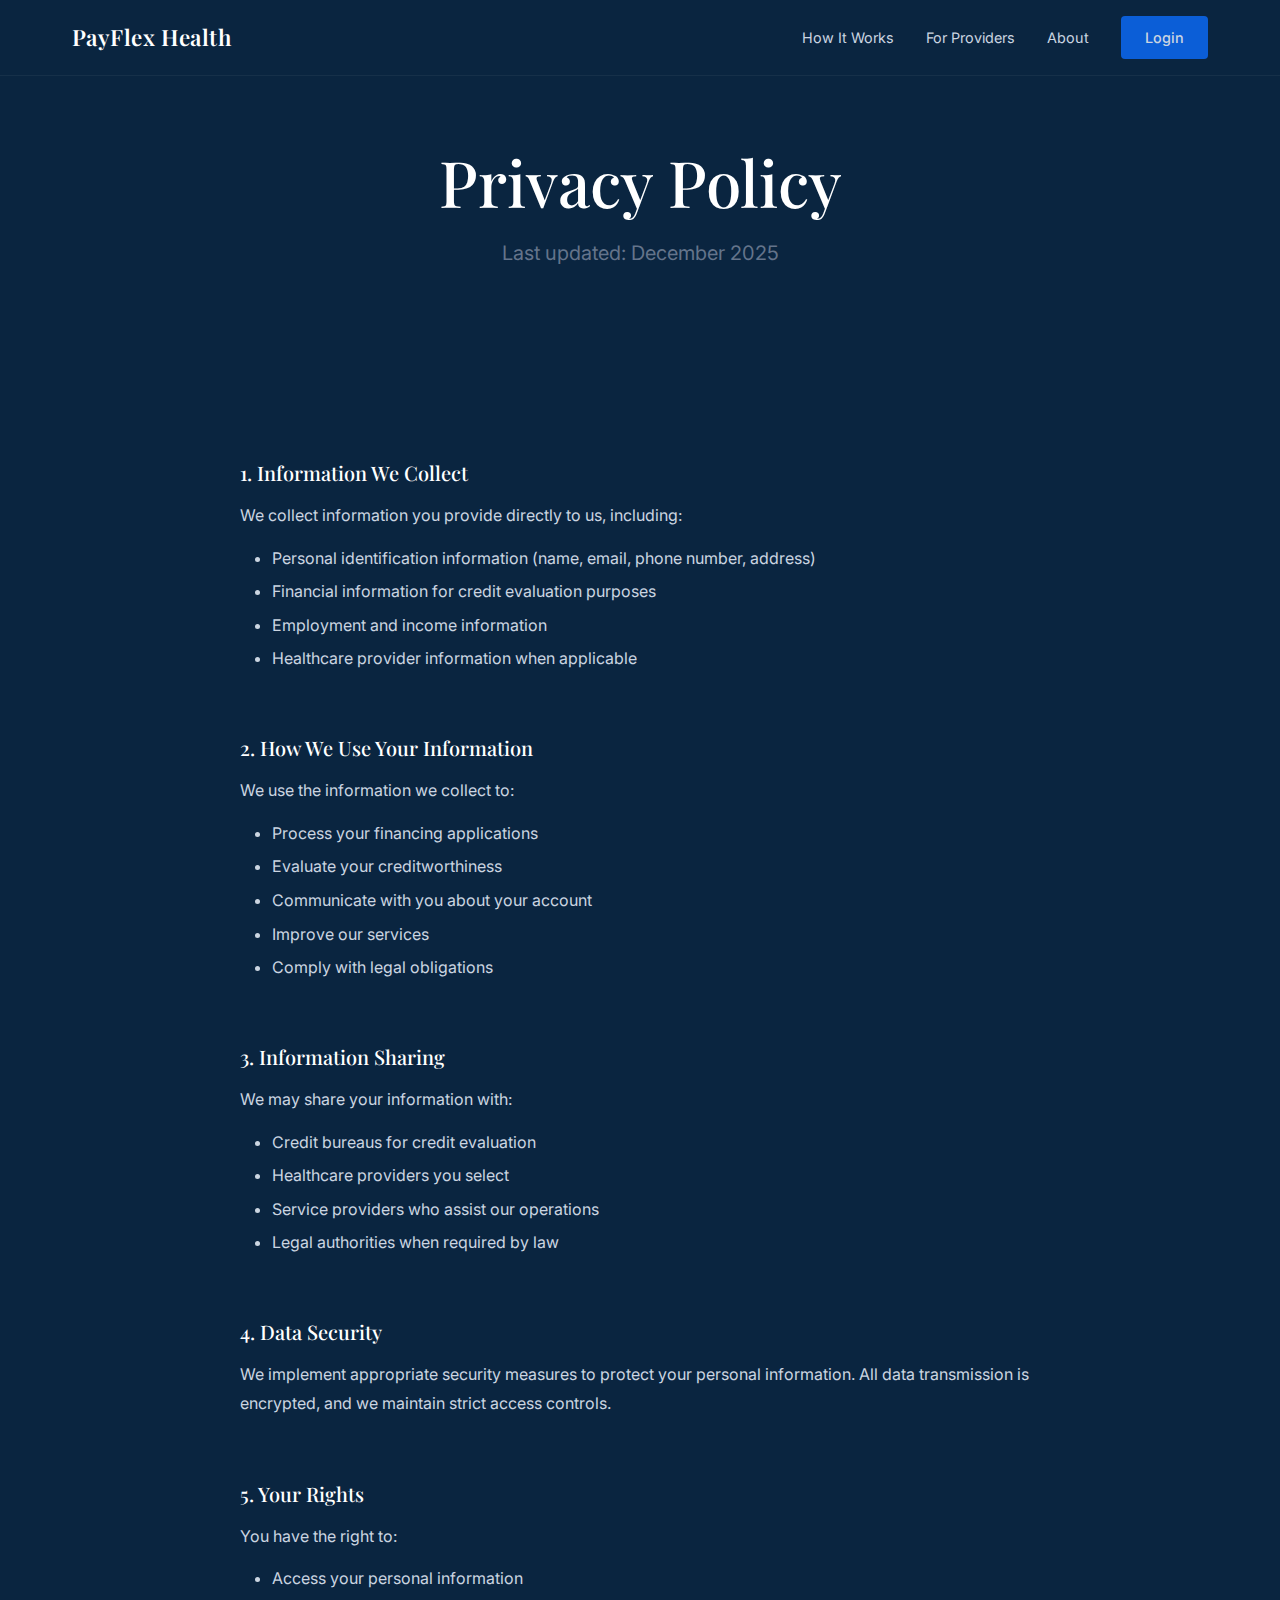
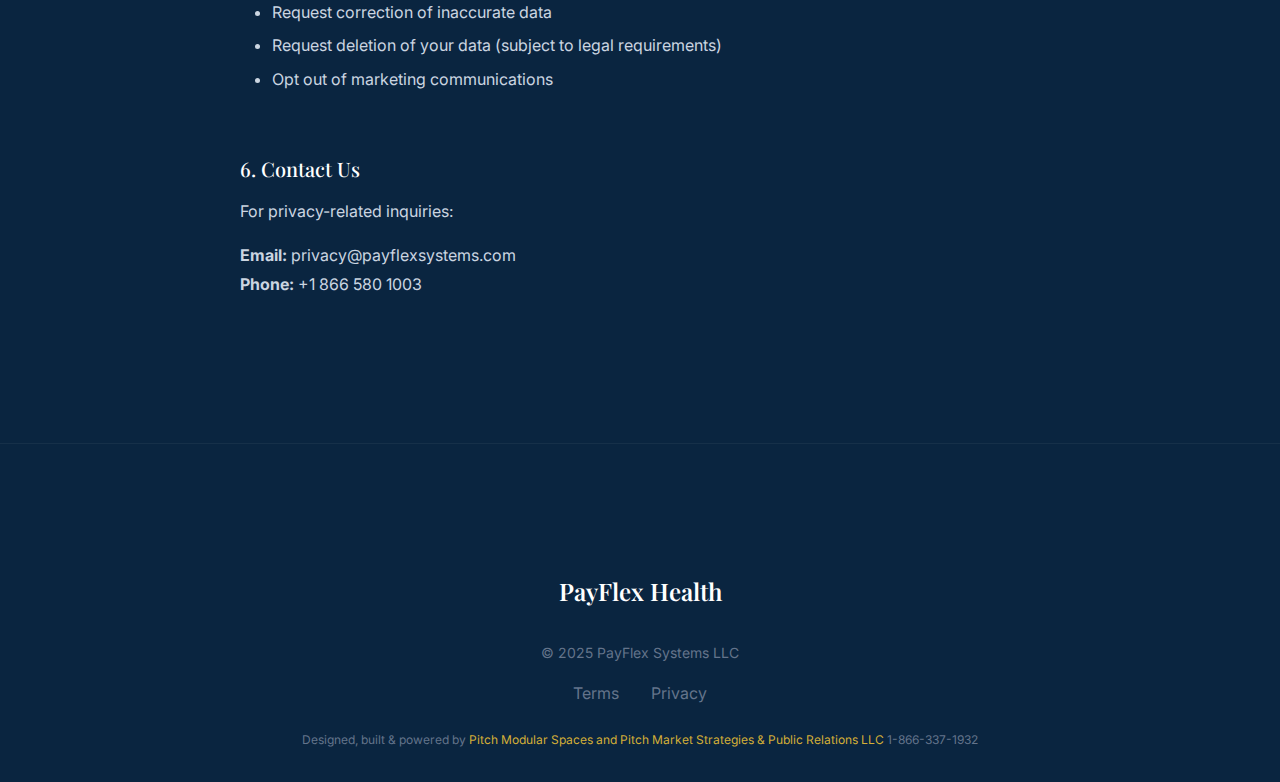
<file: privacy.html>
<!DOCTYPE html>
<html lang="en">
<head>
  <meta charset="UTF-8">
  <meta name="viewport" content="width=device-width, initial-scale=1.0">
  <title>Privacy Policy — PayFlex Health</title>
  <link rel="preconnect" href="https://fonts.googleapis.com">
  <link rel="preconnect" href="https://fonts.gstatic.com" crossorigin>
  <link href="https://fonts.googleapis.com/css2?family=Playfair+Display:wght@400;500;600;700&family=Inter:wght@300;400;500;600&display=swap" rel="stylesheet">
  <link rel="stylesheet" href="styles.css">
</head>
<body>
  <nav class="nav">
    <div class="nav-container">
      <a href="index.html" class="nav-logo">
        <span class="logo-text">PayFlex Health</span>
      </a>
      <div class="nav-links">
        <a href="how-it-works.html">How It Works</a>
        <a href="for-providers.html">For Providers</a>
        <a href="about.html">About</a>
        <a href="login.html" class="btn btn-nav">Login</a>
      </div>
    </div>
  </nav>

  <section class="page-header page-header-small">
    <div class="container">
      <h1 class="page-title">Privacy Policy</h1>
      <p class="page-subtitle">Last updated: December 2025</p>
    </div>
  </section>

  <section class="section section-dark">
    <div class="container">
      <div class="legal-content">
        <h2>1. Information We Collect</h2>
        <p>We collect information you provide directly to us, including:</p>
        <ul>
          <li>Personal identification information (name, email, phone number, address)</li>
          <li>Financial information for credit evaluation purposes</li>
          <li>Employment and income information</li>
          <li>Healthcare provider information when applicable</li>
        </ul>

        <h2>2. How We Use Your Information</h2>
        <p>We use the information we collect to:</p>
        <ul>
          <li>Process your financing applications</li>
          <li>Evaluate your creditworthiness</li>
          <li>Communicate with you about your account</li>
          <li>Improve our services</li>
          <li>Comply with legal obligations</li>
        </ul>

        <h2>3. Information Sharing</h2>
        <p>We may share your information with:</p>
        <ul>
          <li>Credit bureaus for credit evaluation</li>
          <li>Healthcare providers you select</li>
          <li>Service providers who assist our operations</li>
          <li>Legal authorities when required by law</li>
        </ul>

        <h2>4. Data Security</h2>
        <p>We implement appropriate security measures to protect your personal information. All data transmission is encrypted, and we maintain strict access controls.</p>

        <h2>5. Your Rights</h2>
        <p>You have the right to:</p>
        <ul>
          <li>Access your personal information</li>
          <li>Request correction of inaccurate data</li>
          <li>Request deletion of your data (subject to legal requirements)</li>
          <li>Opt out of marketing communications</li>
        </ul>

        <h2>6. Contact Us</h2>
        <p>For privacy-related inquiries:</p>
        <p><strong>Email:</strong> privacy@payflexsystems.com<br>
        <strong>Phone:</strong> +1 866 580 1003</p>
      </div>
    </div>
  </section>

  <footer class="footer">
    <div class="container">
      <div class="footer-simple">
        <div class="footer-logo">PayFlex Health</div>
        <p>© 2025 PayFlex Systems LLC</p>
        <div class="footer-legal-links">
          <a href="terms.html">Terms</a>
          <a href="privacy.html">Privacy</a>
        </div>
        <p class="footer-credit">Designed, built & powered by <a href="https://pitchmarketing.agency" target="_blank">Pitch Modular Spaces and Pitch Market Strategies & Public Relations LLC</a> 1-866-337-1932</p>
      </div>
    </div>
  </footer>
</body>
</html>
</file>
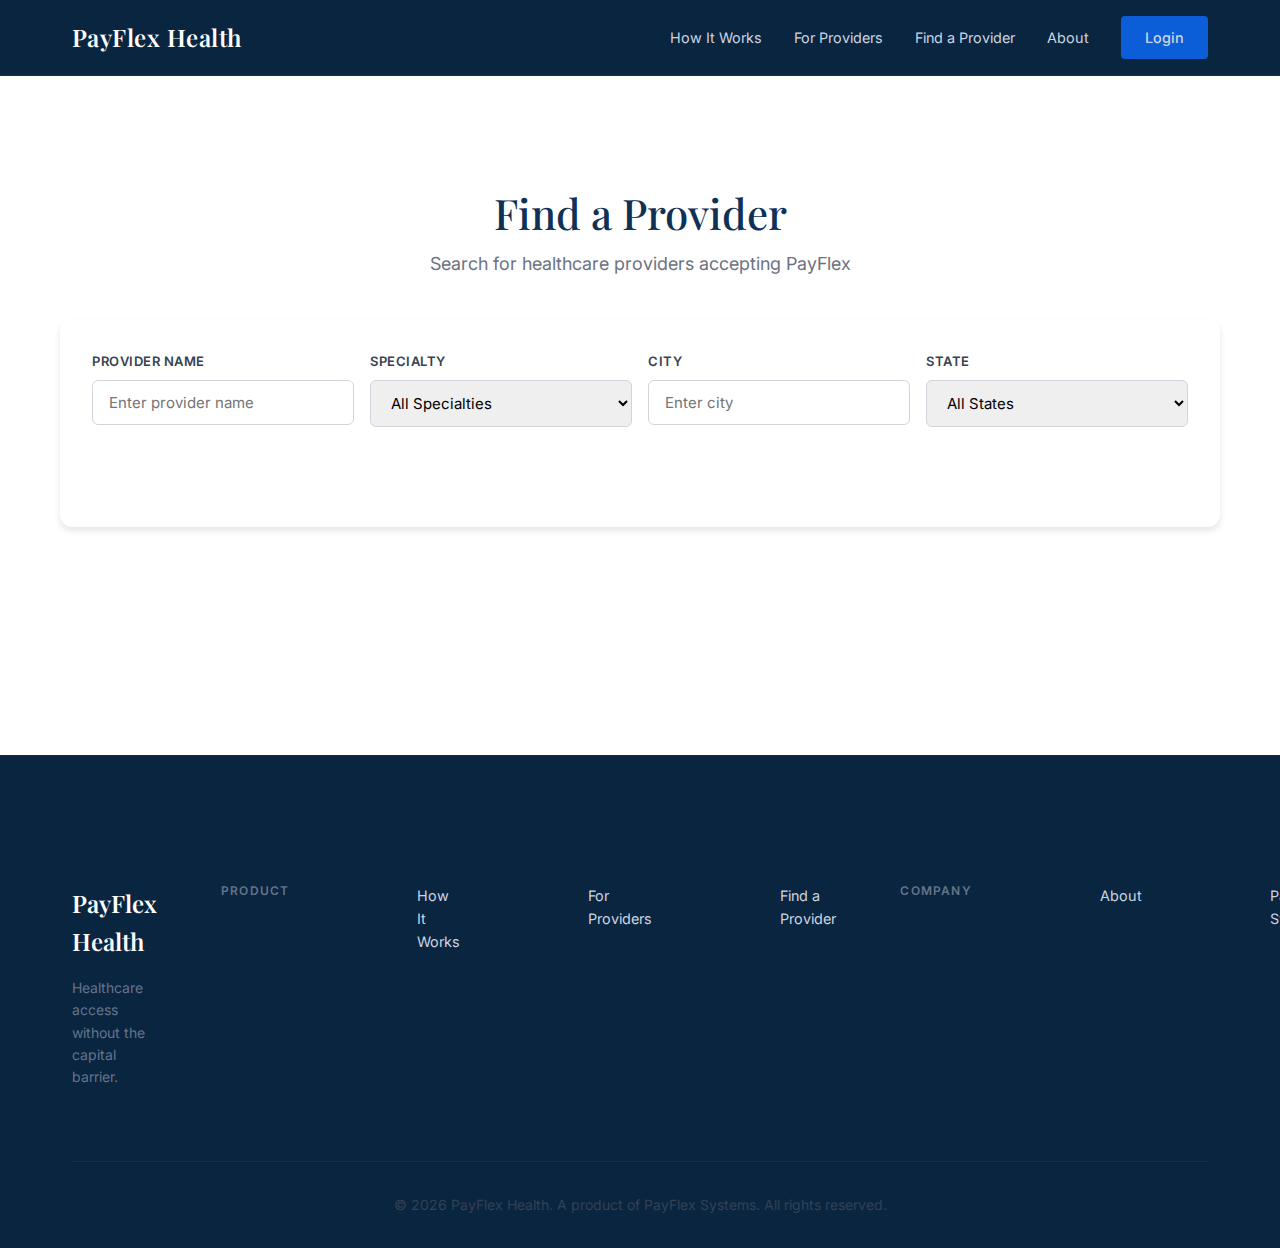
<file: search.html>
<!DOCTYPE html>
<html lang="en">
<head>
  <meta charset="UTF-8">
  <meta name="viewport" content="width=device-width, initial-scale=1.0">
  <title>Find a Provider — PayFlex</title>
  <link rel="preconnect" href="https://fonts.googleapis.com">
  <link rel="preconnect" href="https://fonts.gstatic.com" crossorigin>
  <link href="https://fonts.googleapis.com/css2?family=Playfair+Display:wght@400;500;600;700&family=Inter:wght@300;400;500;600;700&display=swap" rel="stylesheet">
  <link rel="stylesheet" href="styles.css">
  <style>
    .search-container {
      max-width: 1200px;
      margin: 0 auto;
      padding: 60px 20px;
    }

    .search-box {
      background: white;
      padding: 32px;
      border-radius: 12px;
      box-shadow: 0 4px 6px rgba(0,0,0,0.1);
      margin-bottom: 40px;
    }

    .search-fields {
      display: grid;
      grid-template-columns: repeat(auto-fit, minmax(200px, 1fr));
      gap: 16px;
      margin-bottom: 20px;
    }

    .search-field {
      display: flex;
      flex-direction: column;
      gap: 8px;
    }

    .search-field label {
      font-family: 'Inter', sans-serif;
      font-size: 13px;
      font-weight: 600;
      color: #374151;
      text-transform: uppercase;
      letter-spacing: 0.5px;
    }

    .search-field input,
    .search-field select {
      padding: 12px 16px;
      border: 1.5px solid #d1d5db;
      border-radius: 6px;
      font-family: 'Inter', sans-serif;
      font-size: 15px;
    }

    .search-button {
      width: 100%;
      padding: 14px;
      background: var(--pfh-red);
      color: white;
      border: none;
      border-radius: 6px;
      font-family: 'Inter', sans-serif;
      font-size: 16px;
      font-weight: 600;
      cursor: pointer;
      transition: background 0.2s;
    }

    .search-button:hover {
      background: #9a1420;
    }

    .results-grid {
      display: grid;
      grid-template-columns: repeat(auto-fill, minmax(300px, 1fr));
      gap: 24px;
      margin-bottom: 40px;
    }

    .provider-card {
      background: white;
      padding: 24px;
      border-radius: 12px;
      box-shadow: 0 2px 4px rgba(0,0,0,0.1);
      transition: transform 0.2s, box-shadow 0.2s;
    }

    .provider-card:hover {
      transform: translateY(-4px);
      box-shadow: 0 8px 12px rgba(0,0,0,0.15);
    }

    .provider-name {
      font-family: 'Playfair Display', serif;
      font-size: 22px;
      font-weight: 600;
      color: var(--pfh-blue);
      margin-bottom: 8px;
    }

    .provider-specialty {
      font-family: 'Inter', sans-serif;
      font-size: 14px;
      color: #6b7280;
      margin-bottom: 16px;
    }

    .provider-location {
      font-family: 'Inter', sans-serif;
      font-size: 14px;
      color: #374151;
      margin-bottom: 12px;
    }

    .accepting-badge {
      display: inline-block;
      padding: 4px 12px;
      background: #d1fae5;
      color: #065f46;
      border-radius: 12px;
      font-size: 12px;
      font-weight: 600;
      text-transform: uppercase;
    }

    .not-found {
      text-align: center;
      padding: 60px 20px;
      background: white;
      border-radius: 12px;
    }

    .referral-form {
      background: #f9fafb;
      padding: 32px;
      border-radius: 12px;
      margin-top: 40px;
    }

    .referral-form h3 {
      font-family: 'Playfair Display', serif;
      font-size: 28px;
      color: var(--pfh-blue);
      margin-bottom: 16px;
    }

    .form-grid {
      display: grid;
      grid-template-columns: repeat(auto-fit, minmax(250px, 1fr));
      gap: 16px;
      margin-bottom: 20px;
    }
  </style>
</head>
<body>
  <!-- Navigation -->
  <nav class="nav">
    <div class="nav-container">
      <a href="index.html" class="nav-logo">PayFlex Health</a>
      <div class="nav-links">
        <a href="how-it-works.html">How It Works</a>
        <a href="for-providers.html">For Providers</a>
        <a href="search.html">Find a Provider</a>
        <a href="about.html">About</a>
        <a href="login.html" class="btn btn-nav">Login</a>
      </div>
    </div>
  </nav>

  <!-- Search Section -->
  <section class="section section-light">
    <div class="search-container">
      <div style="text-align: center; margin-bottom: 40px;">
        <h1 style="font-family: 'Playfair Display', serif; font-size: 42px; color: var(--pfh-blue); margin-bottom: 12px;">Find a Provider</h1>
        <p style="font-family: 'Inter', sans-serif; font-size: 18px; color: #6b7280;">Search for healthcare providers accepting PayFlex</p>
      </div>

      <div class="search-box">
        <div class="search-fields">
          <div class="search-field">
            <label>Provider Name</label>
            <input type="text" id="searchName" placeholder="Enter provider name">
          </div>
          <div class="search-field">
            <label>Specialty</label>
            <select id="searchSpecialty">
              <option value="">All Specialties</option>
              <option value="cardiology">Cardiology</option>
              <option value="dermatology">Dermatology</option>
              <option value="family_medicine">Family Medicine</option>
              <option value="internal_medicine">Internal Medicine</option>
              <option value="pediatrics">Pediatrics</option>
              <option value="psychiatry">Psychiatry</option>
              <option value="surgery">Surgery</option>
            </select>
          </div>
          <div class="search-field">
            <label>City</label>
            <input type="text" id="searchCity" placeholder="Enter city">
          </div>
          <div class="search-field">
            <label>State</label>
            <select id="searchState">
              <option value="">All States</option>
              <option value="GA">Georgia</option>
              <option value="FL">Florida</option>
              <option value="AL">Alabama</option>
              <option value="SC">South Carolina</option>
              <option value="NC">North Carolina</option>
              <option value="TN">Tennessee</option>
            </select>
          </div>
        </div>
        <button class="search-button" onclick="searchProviders()">Search Providers</button>
      </div>

      <div id="searchResults">
        <!-- Results will be displayed here -->
      </div>

      <div id="notFound" class="not-found" style="display: none;">
        <h3 style="font-family: 'Playfair Display', serif; font-size: 28px; color: var(--pfh-blue); margin-bottom: 16px;">No providers found</h3>
        <p style="font-family: 'Inter', sans-serif; color: #6b7280; margin-bottom: 24px;">Can't find your provider? Invite them to join PayFlex.</p>
        
        <div class="referral-form">
          <h3>Invite a Provider</h3>
          <p style="font-family: 'Inter', sans-serif; font-size: 15px; color: #6b7280; margin-bottom: 24px;">
            Know a healthcare provider that should offer PayFlex? Send them an invitation.
          </p>
          <div class="form-grid">
            <div class="search-field">
              <label>Provider Name</label>
              <input type="text" id="referralName" placeholder="Dr. Smith or ABC Medical">
            </div>
            <div class="search-field">
              <label>Email</label>
              <input type="email" id="referralEmail" placeholder="email@example.com">
            </div>
            <div class="search-field">
              <label>Phone (optional)</label>
              <input type="tel" id="referralPhone" placeholder="(555) 123-4567">
            </div>
            <div class="search-field">
              <label>Specialty</label>
              <select id="referralSpecialty">
                <option value="cardiology">Cardiology</option>
                <option value="dermatology">Dermatology</option>
                <option value="family_medicine">Family Medicine</option>
                <option value="other">Other</option>
              </select>
            </div>
          </div>
          <button class="search-button" onclick="submitReferral()">Send Invitation</button>
        </div>
      </div>
    </div>
  </section>

  <!-- Footer -->
  <footer class="footer">
    <div class="container">
      <div class="footer-grid">
        <div class="footer-brand">
          <div class="footer-logo">PayFlex Health</div>
          <p class="footer-tagline">Healthcare access without the capital barrier.</p>
        </div>
        <div class="footer-links">
          <h4>Product</h4>
          <a href="how-it-works.html">How It Works</a>
          <a href="for-providers.html">For Providers</a>
          <a href="search.html">Find a Provider</a>
        </div>
        <div class="footer-links">
          <h4>Company</h4>
          <a href="about.html">About</a>
          <a href="https://payflexsystems.com">PayFlex Systems</a>
        </div>
        <div class="footer-links">
          <h4>Legal</h4>
          <a href="privacy.html">Privacy Policy</a>
          <a href="terms.html">Terms of Service</a>
        </div>
      </div>
      <div class="footer-bottom">
        <p>&copy; 2026 PayFlex Health. A product of PayFlex Systems. All rights reserved.</p>
      </div>
    </div>
  </footer>

  <script type="module">
    async function searchProviders() {
      const name = document.getElementById('searchName').value;
      const specialty = document.getElementById('searchSpecialty').value;
      const city = document.getElementById('searchCity').value;
      const state = document.getElementById('searchState').value;

      // TODO: Query public_directory table
      // For now, show mock results or not found
      
      // Mock data
      const mockProviders = [
        {
          display_name: 'Dr. LauraLee Parris Cardiology',
          specialties: ['cardiology'],
          city: 'Atlanta',
          state: 'GA',
          accepting_patients: true,
          listing_data: {
            phone: '(404) 555-1234',
            description: 'Board-certified cardiologist specializing in preventive care'
          }
        }
      ];

      displayResults(mockProviders);
    }

    function displayResults(providers) {
      const resultsDiv = document.getElementById('searchResults');
      const notFoundDiv = document.getElementById('notFound');

      if (providers.length === 0) {
        resultsDiv.innerHTML = '';
        notFoundDiv.style.display = 'block';
        return;
      }

      notFoundDiv.style.display = 'none';
      
      resultsDiv.innerHTML = '<div class="results-grid">' + 
        providers.map(p => `
          <div class="provider-card">
            <div class="provider-name">${p.display_name}</div>
            <div class="provider-specialty">${p.specialties ? p.specialties.join(', ') : 'Healthcare Provider'}</div>
            <div class="provider-location">${p.city}, ${p.state}</div>
            ${p.accepting_patients ? '<span class="accepting-badge">Accepting Patients</span>' : ''}
            ${p.listing_data?.description ? `<p style="margin-top: 12px; font-size: 14px; color: #6b7280;">${p.listing_data.description}</p>` : ''}
            ${p.listing_data?.phone ? `<p style="margin-top: 12px; font-size: 14px; color: #374151;"><strong>Phone:</strong> ${p.listing_data.phone}</p>` : ''}
          </div>
        `).join('') +
      '</div>';
    }

    async function submitReferral() {
      const name = document.getElementById('referralName').value;
      const email = document.getElementById('referralEmail').value;
      const phone = document.getElementById('referralPhone').value;
      const specialty = document.getElementById('referralSpecialty').value;

      if (!name || !email) {
        alert('Please enter provider name and email');
        return;
      }

      // TODO: Insert into tenant_referrals table
      console.log('Referral submitted:', { name, email, phone, specialty });
      
      alert('Thank you! We\'ll reach out to this provider about joining PayFlex.');
      
      // Clear form
      document.getElementById('referralName').value = '';
      document.getElementById('referralEmail').value = '';
      document.getElementById('referralPhone').value = '';
    }

    // Make functions global
    window.searchProviders = searchProviders;
    window.submitReferral = submitReferral;
  </script>
</body>
</html>
</file>
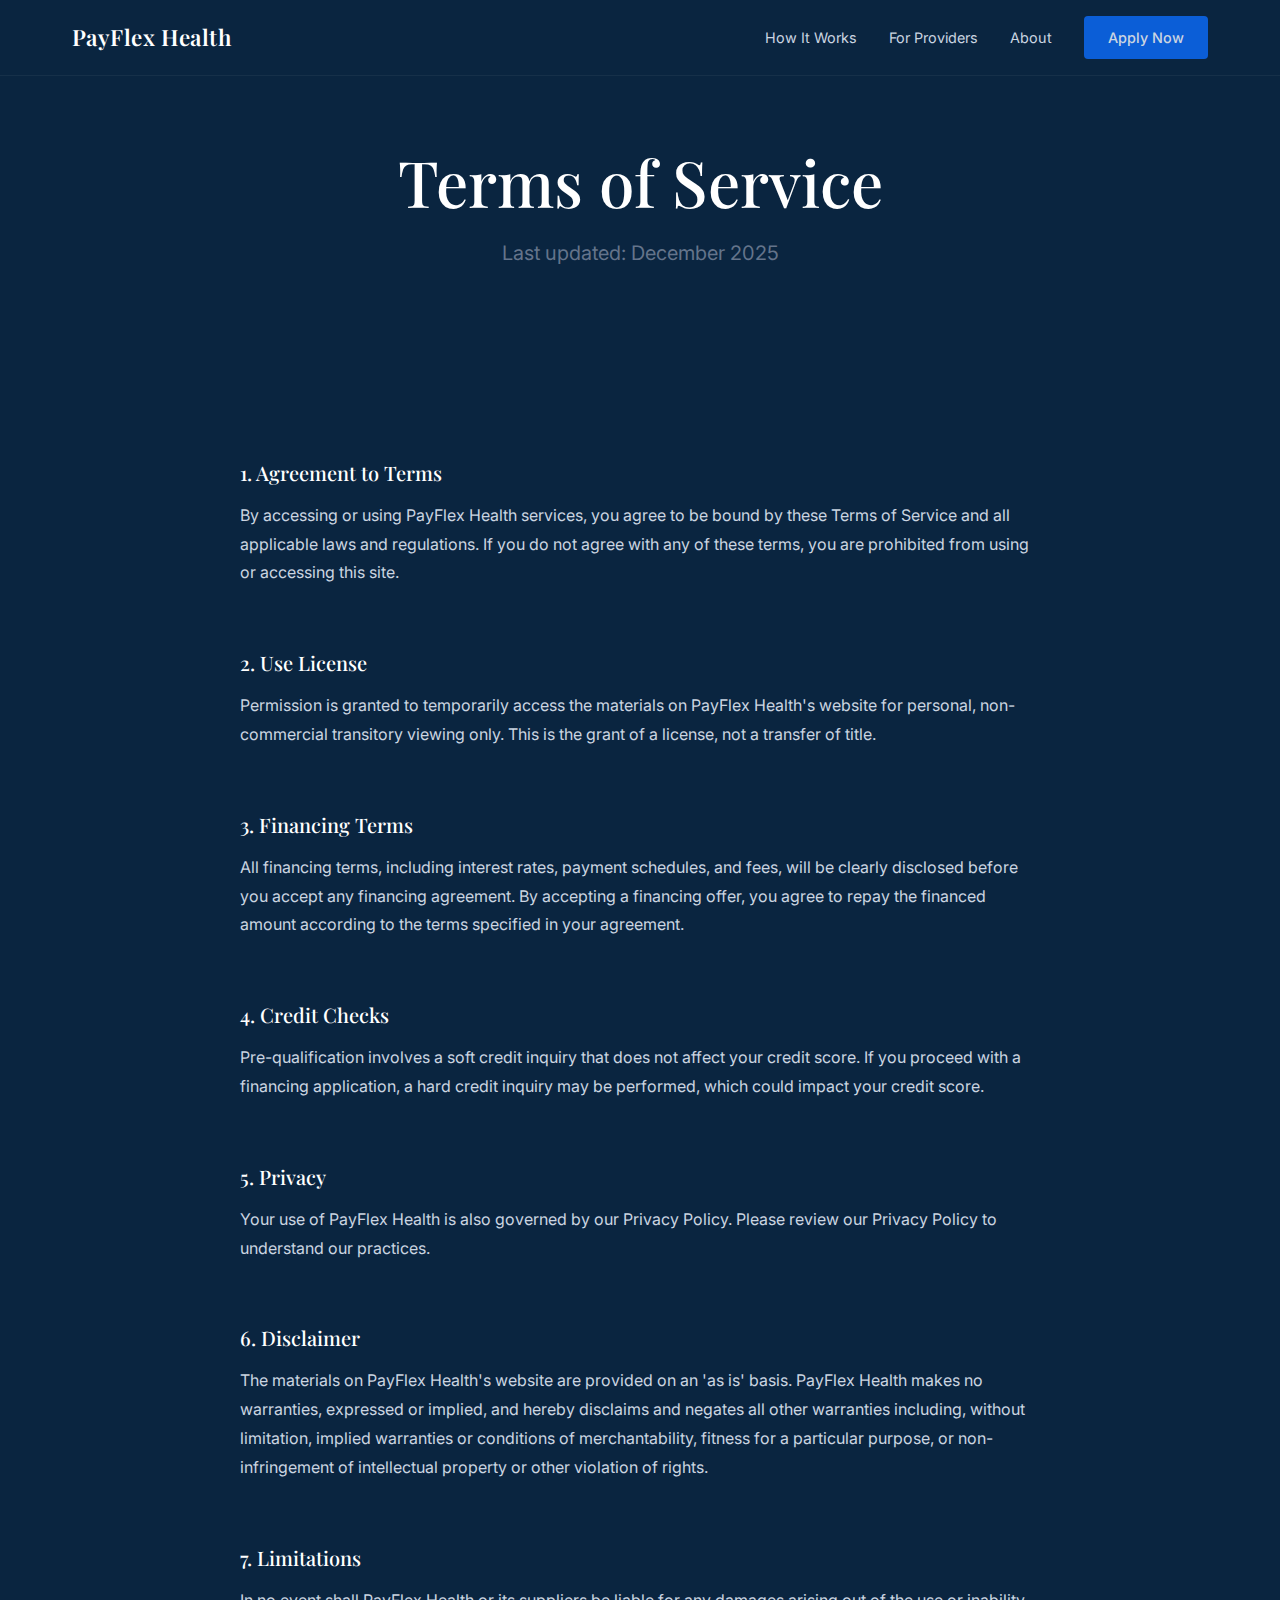
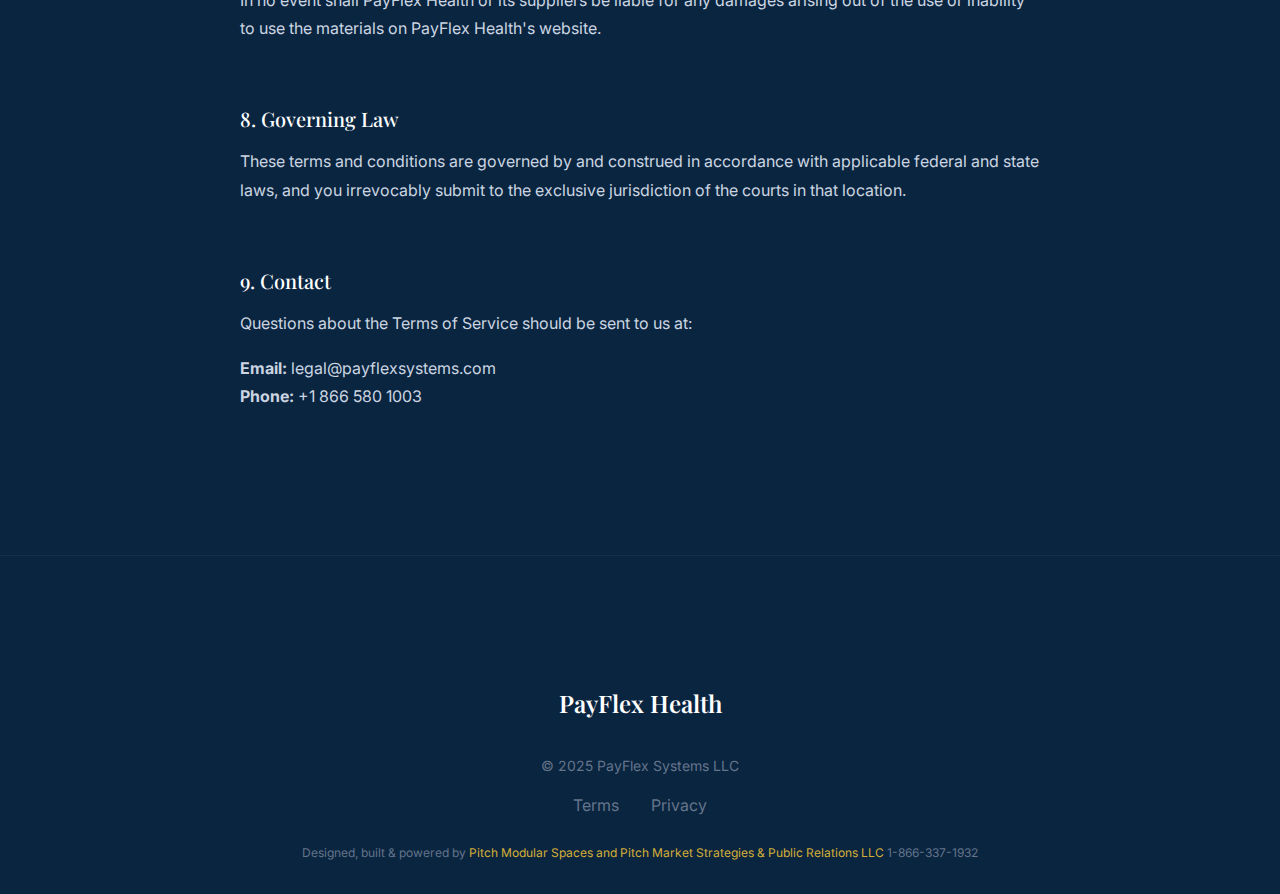
<file: terms.html>
<!DOCTYPE html>
<html lang="en">
<head>
  <meta charset="UTF-8">
  <meta name="viewport" content="width=device-width, initial-scale=1.0">
  <title>Terms of Service — PayFlex Health</title>
  <link rel="preconnect" href="https://fonts.googleapis.com">
  <link rel="preconnect" href="https://fonts.gstatic.com" crossorigin>
  <link href="https://fonts.googleapis.com/css2?family=Playfair+Display:wght@400;500;600;700&family=Inter:wght@300;400;500;600&display=swap" rel="stylesheet">
  <link rel="stylesheet" href="styles.css">
</head>
<body>
  <nav class="nav">
    <div class="nav-container">
      <a href="index.html" class="nav-logo">
        <span class="logo-text">PayFlex Health</span>
      </a>
      <div class="nav-links">
        <a href="how-it-works.html">How It Works</a>
        <a href="for-providers.html">For Providers</a>
        <a href="about.html">About</a>
        <a href="customer-apply.html" class="btn btn-nav">Apply Now</a>
      </div>
    </div>
  </nav>

  <section class="page-header page-header-small">
    <div class="container">
      <h1 class="page-title">Terms of Service</h1>
      <p class="page-subtitle">Last updated: December 2025</p>
    </div>
  </section>

  <section class="section section-dark">
    <div class="container">
      <div class="legal-content">
        <h2>1. Agreement to Terms</h2>
        <p>By accessing or using PayFlex Health services, you agree to be bound by these Terms of Service and all applicable laws and regulations. If you do not agree with any of these terms, you are prohibited from using or accessing this site.</p>

        <h2>2. Use License</h2>
        <p>Permission is granted to temporarily access the materials on PayFlex Health's website for personal, non-commercial transitory viewing only. This is the grant of a license, not a transfer of title.</p>

        <h2>3. Financing Terms</h2>
        <p>All financing terms, including interest rates, payment schedules, and fees, will be clearly disclosed before you accept any financing agreement. By accepting a financing offer, you agree to repay the financed amount according to the terms specified in your agreement.</p>

        <h2>4. Credit Checks</h2>
        <p>Pre-qualification involves a soft credit inquiry that does not affect your credit score. If you proceed with a financing application, a hard credit inquiry may be performed, which could impact your credit score.</p>

        <h2>5. Privacy</h2>
        <p>Your use of PayFlex Health is also governed by our Privacy Policy. Please review our Privacy Policy to understand our practices.</p>

        <h2>6. Disclaimer</h2>
        <p>The materials on PayFlex Health's website are provided on an 'as is' basis. PayFlex Health makes no warranties, expressed or implied, and hereby disclaims and negates all other warranties including, without limitation, implied warranties or conditions of merchantability, fitness for a particular purpose, or non-infringement of intellectual property or other violation of rights.</p>

        <h2>7. Limitations</h2>
        <p>In no event shall PayFlex Health or its suppliers be liable for any damages arising out of the use or inability to use the materials on PayFlex Health's website.</p>

        <h2>8. Governing Law</h2>
        <p>These terms and conditions are governed by and construed in accordance with applicable federal and state laws, and you irrevocably submit to the exclusive jurisdiction of the courts in that location.</p>

        <h2>9. Contact</h2>
        <p>Questions about the Terms of Service should be sent to us at:</p>
        <p><strong>Email:</strong> legal@payflexsystems.com<br>
        <strong>Phone:</strong> +1 866 580 1003</p>
      </div>
    </div>
  </section>

  <footer class="footer">
    <div class="container">
      <div class="footer-simple">
        <div class="footer-logo">PayFlex Health</div>
        <p>© 2025 PayFlex Systems LLC</p>
        <div class="footer-legal-links">
          <a href="terms.html">Terms</a>
          <a href="privacy.html">Privacy</a>
        </div>
        <p class="footer-credit">Designed, built & powered by <a href="https://pitchmarketing.agency" target="_blank">Pitch Modular Spaces and Pitch Market Strategies & Public Relations LLC</a> 1-866-337-1932</p>
      </div>
    </div>
  </footer>
</body>
</html>
</file>
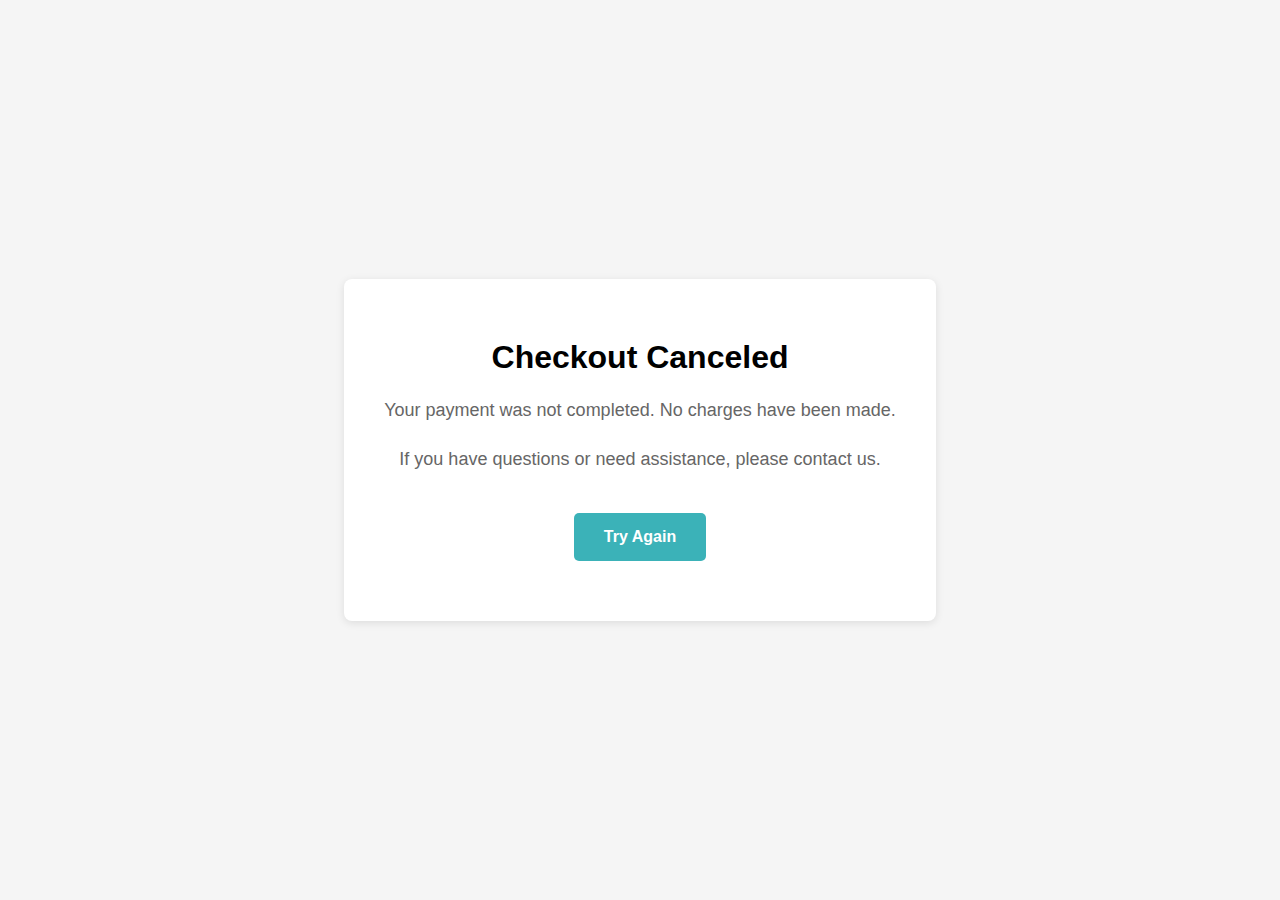
<file: onboarding/canceled.html>
<!DOCTYPE html>
<html lang="en">
<head>
  <meta charset="UTF-8">
  <meta name="viewport" content="width=device-width, initial-scale=1.0">
  <title>Checkout Canceled</title>
  <style>
    * { margin: 0; padding: 0; box-sizing: border-box; }
    body { font-family: -apple-system, BlinkMacSystemFont, 'Segoe UI', sans-serif; background: #f5f5f5; display: flex; align-items: center; justify-content: center; min-height: 100vh; }
    .container { max-width: 600px; padding: 60px 40px; background: #fff; border-radius: 8px; box-shadow: 0 2px 8px rgba(0,0,0,0.1); text-align: center; }
    h1 { font-size: 32px; margin-bottom: 20px; }
    p { font-size: 18px; color: #666; line-height: 1.6; margin-bottom: 20px; }
    .btn { display: inline-block; padding: 15px 30px; background: #3bb2b8; color: #fff; text-decoration: none; border-radius: 5px; font-weight: 600; margin-top: 20px; }
  </style>
</head>
<body>

<div class="container">
  <h1>Checkout Canceled</h1>
  <p>Your payment was not completed. No charges have been made.</p>
  <p>If you have questions or need assistance, please contact us.</p>
  <a href="index.html" class="btn">Try Again</a>
</div>

</body>
</html>
</file>
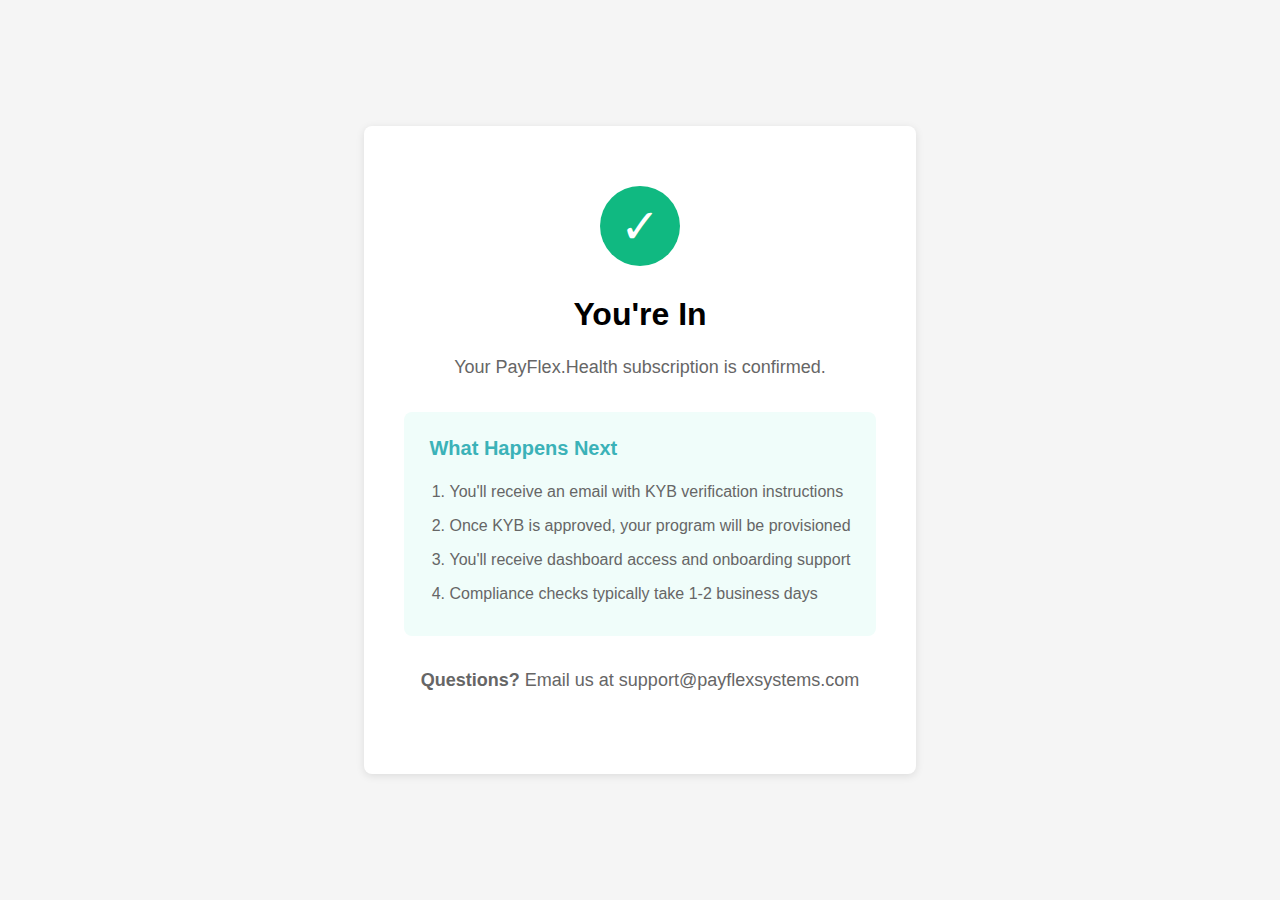
<file: onboarding/success.html>
<!DOCTYPE html>
<html lang="en">
<head>
  <meta charset="UTF-8">
  <meta name="viewport" content="width=device-width, initial-scale=1.0">
  <title>Welcome to PayFlex.Health</title>
  <style>
    * { margin: 0; padding: 0; box-sizing: border-box; }
    body { font-family: -apple-system, BlinkMacSystemFont, 'Segoe UI', sans-serif; background: #f5f5f5; display: flex; align-items: center; justify-content: center; min-height: 100vh; }
    .container { max-width: 600px; padding: 60px 40px; background: #fff; border-radius: 8px; box-shadow: 0 2px 8px rgba(0,0,0,0.1); text-align: center; }
    .checkmark { width: 80px; height: 80px; background: #10b981; border-radius: 50%; display: flex; align-items: center; justify-content: center; margin: 0 auto 30px; }
    .checkmark::after { content: "✓"; color: #fff; font-size: 48px; }
    h1 { font-size: 32px; margin-bottom: 20px; }
    p { font-size: 18px; color: #666; line-height: 1.6; margin-bottom: 20px; }
    .next-steps { background: #f0fdfa; padding: 25px; border-radius: 8px; margin: 30px 0; text-align: left; }
    .next-steps h2 { font-size: 20px; margin-bottom: 15px; color: #3bb2b8; }
    .next-steps ol { margin-left: 20px; }
    .next-steps li { padding: 8px 0; color: #666; }
  </style>
</head>
<body>

<div class="container">
  <div class="checkmark"></div>
  <h1>You're In</h1>
  <p>Your PayFlex.Health subscription is confirmed.</p>
  
  <div class="next-steps">
    <h2>What Happens Next</h2>
    <ol>
      <li>You'll receive an email with KYB verification instructions</li>
      <li>Once KYB is approved, your program will be provisioned</li>
      <li>You'll receive dashboard access and onboarding support</li>
      <li>Compliance checks typically take 1-2 business days</li>
    </ol>
  </div>

  <p><strong>Questions?</strong> Email us at support@payflexsystems.com</p>
</div>

</body>
</html>
</file>
<file: styles.css>
/* ============================================
   PHAR PAY — Premium Landing Page Styles
   ============================================ */

/* Variables */
:root {
  /* Medical-Grade Color System */
  --medical-blue: #0B5ED7;
  --navy-dark: #0A2540;
  --gold-accent: #D4AF37;
  --bg-light: #F8FAFC;
  --text-dark: #0F172A;
  
  /* Legacy mappings for compatibility */
  --color-black: #0A2540;
  --color-charcoal: #0F3156;
  --color-charcoal-light: #1A4068;
  --color-gold: #D4AF37;
  --color-gold-light: #E0C45C;
  --color-gold-dark: #B8962F;
  --color-burgundy: #722f37;
  --color-burgundy-light: #8b3a44;
  --color-white: #ffffff;
  --color-gray-100: #F8FAFC;
  --color-gray-300: #CBD5E1;
  --color-gray-500: #64748B;
  --color-gray-700: #334155;
  
  --font-serif: 'Playfair Display', Georgia, serif;
  --font-sans: 'Inter', -apple-system, BlinkMacSystemFont, sans-serif;
  
  --spacing-xs: 0.5rem;
  --spacing-sm: 1rem;
  --spacing-md: 2rem;
  --spacing-lg: 4rem;
  --spacing-xl: 8rem;
  
  --transition: all 0.3s ease;
}

/* Reset & Base */
*, *::before, *::after {
  box-sizing: border-box;
  margin: 0;
  padding: 0;
}

html {
  scroll-behavior: smooth;
}

body {
  font-family: var(--font-sans);
  font-size: 16px;
  line-height: 1.6;
  color: var(--color-white);
  background: var(--navy-dark);
  -webkit-font-smoothing: antialiased;
  -moz-osx-font-smoothing: grayscale;
}

img {
  max-width: 100%;
  height: auto;
  display: block;
}

a {
  color: inherit;
  text-decoration: none;
}

/* Typography */
h1, h2, h3, h4 {
  font-family: var(--font-serif);
  font-weight: 500;
  line-height: 1.2;
}

/* Container */
.container {
  max-width: 1200px;
  margin: 0 auto;
  padding: 0 var(--spacing-md);
}

/* ============================================
   Navigation
   ============================================ */
.nav {
  position: fixed;
  top: 0;
  left: 0;
  right: 0;
  z-index: 1000;
  padding: var(--spacing-sm) 0;
  background: var(--navy-dark);
  backdrop-filter: blur(20px);
  border-bottom: 1px solid rgba(255, 255, 255, 0.05);
}

.nav-container {
  max-width: 1200px;
  margin: 0 auto;
  padding: 0 var(--spacing-md);
  display: flex;
  align-items: center;
  justify-content: space-between;
}

.nav-logo {
  font-family: var(--font-serif);
  font-size: 1.5rem;
  font-weight: 600;
  letter-spacing: 0.02em;
  display: flex;
  align-items: center;
  gap: 0.5rem;
}

.logo-img {
  height: 40px;
  width: auto;
}

.logo-text {
  font-family: var(--font-serif);
  font-size: 1.4rem;
  font-weight: 600;
  letter-spacing: 0.02em;
}

.logo-phar {
  color: var(--gold-accent);
}

.logo-pay {
  color: var(--color-white);
}

.nav-links {
  display: flex;
  align-items: center;
  gap: var(--spacing-md);
}

.nav-links a {
  font-size: 0.9rem;
  color: var(--color-gray-300);
  transition: var(--transition);
}

.nav-links a:hover {
  color: var(--color-white);
}

/* Buttons */
.btn {
  display: inline-flex;
  align-items: center;
  justify-content: center;
  padding: 0.875rem 2rem;
  font-family: var(--font-sans);
  font-size: 0.9rem;
  font-weight: 500;
  border-radius: 4px;
  border: none;
  cursor: pointer;
  transition: var(--transition);
  text-decoration: none;
}

.btn-primary {
  background: var(--medical-blue);
  color: var(--color-white);
}

.btn-primary:hover {
  background: #094db3;
  transform: translateY(-2px);
}

.btn-secondary {
  background: transparent;
  color: var(--color-white);
  border: 1px solid rgba(255, 255, 255, 0.3);
}

.btn-secondary:hover {
  background: rgba(255, 255, 255, 0.1);
  border-color: rgba(255, 255, 255, 0.5);
}

.btn-outline {
  background: transparent;
  color: var(--gold-accent);
  border: 1px solid var(--gold-accent);
}

.btn-outline:hover {
  background: var(--gold-accent);
  color: var(--navy-dark);
}

.btn-nav {
  padding: 0.625rem 1.5rem;
  background: var(--medical-blue);
  color: var(--color-white);
}

.btn-outline-gold {
  padding: 0.625rem 1.5rem;
  background: transparent;
  color: var(--gold-accent);
  border: 1px solid var(--gold-accent);
}

.btn-outline-gold:hover {
  background: var(--gold-accent);
  color: var(--navy-dark);
}

.btn-large {
  padding: 1.125rem 2.5rem;
  font-size: 1rem;
}

/* ============================================
   Hero Section
   ============================================ */
.hero {
  position: relative;
  min-height: 100vh;
  display: flex;
  align-items: center;
  justify-content: center;
  text-align: center;
  overflow: hidden;
}

.hero-bg {
  position: absolute;
  top: 0;
  left: 0;
  right: 0;
  bottom: 0;
  z-index: 0;
}

.hero-bg img {
  width: 100%;
  height: 100%;
  object-fit: cover;
  filter: grayscale(30%);
}

.hero-overlay {
  position: absolute;
  top: 0;
  left: 0;
  right: 0;
  bottom: 0;
  background: rgba(10, 37, 64, 0.6);
  z-index: 1;
}

.hero-content {
  position: relative;
  z-index: 2;
  max-width: 800px;
  padding: var(--spacing-md);
}

.hero-title {
  font-size: clamp(3rem, 10vw, 6rem);
  font-weight: 600;
  margin-bottom: var(--spacing-sm);
  letter-spacing: 0.02em;
}

.title-phar {
  color: var(--gold-accent);
}

.title-pay {
  color: var(--color-white);
}

.hero-tagline {
  font-family: var(--font-serif);
  font-size: clamp(1.25rem, 3vw, 1.75rem);
  color: rgba(255, 255, 255, 0.85);
  margin-bottom: var(--spacing-md);
  font-style: italic;
}

.hero-description {
  font-size: 1.125rem;
  color: rgba(255, 255, 255, 0.85);
  max-width: 500px;
  margin: 0 auto var(--spacing-lg);
  line-height: 1.8;
}

.hero-cta {
  display: flex;
  gap: var(--spacing-sm);
  justify-content: center;
  flex-wrap: wrap;
}

.hero-scroll {
  position: absolute;
  bottom: var(--spacing-lg);
  left: 50%;
  transform: translateX(-50%);
  z-index: 2;
  display: flex;
  flex-direction: column;
  align-items: center;
  gap: var(--spacing-sm);
}

.hero-scroll span {
  font-size: 0.75rem;
  letter-spacing: 0.2em;
  text-transform: uppercase;
  color: var(--color-gray-500);
}

.scroll-line {
  width: 1px;
  height: 60px;
  background: linear-gradient(to bottom, var(--gold-accent), transparent);
  animation: scrollPulse 2s ease-in-out infinite;
}

@keyframes scrollPulse {
  0%, 100% { opacity: 0.3; height: 60px; }
  50% { opacity: 1; height: 80px; }
}

/* ============================================
   Sections
   ============================================ */
.section {
  padding: var(--spacing-xl) 0;
}

.section-dark {
  background: var(--navy-dark);
}

.section-gradient {
  background: var(--navy-dark);
}

.section-trust {
  background: var(--navy-dark);
}

.section-cta {
  background: var(--navy-dark);
  border-top: 1px solid rgba(212, 175, 55, 0.2);
}

.section-header {
  text-align: center;
  max-width: 600px;
  margin: 0 auto var(--spacing-lg);
}

.eyebrow {
  display: inline-block;
  font-size: 0.75rem;
  font-weight: 600;
  letter-spacing: 0.2em;
  text-transform: uppercase;
  color: var(--gold-accent);
  margin-bottom: var(--spacing-sm);
}

.section-title {
  font-size: clamp(2rem, 5vw, 3rem);
  margin-bottom: var(--spacing-sm);
  color: var(--color-white);
}

.section-subtitle {
  font-size: 1.125rem;
  color: var(--color-gray-500);
  line-height: 1.8;
}

.section-description {
  font-size: 1.125rem;
  color: var(--color-gray-300);
  line-height: 1.8;
  margin-bottom: var(--spacing-md);
}

/* ============================================
   Features Grid
   ============================================ */
.features-grid {
  display: grid;
  grid-template-columns: repeat(auto-fit, minmax(300px, 1fr));
  gap: var(--spacing-md);
}

.feature-card {
  background: rgba(255, 255, 255, 0.03);
  border: 1px solid rgba(255, 255, 255, 0.08);
  border-radius: 8px;
  padding: var(--spacing-lg) var(--spacing-md);
  transition: var(--transition);
}

.feature-card:hover {
  background: rgba(255, 255, 255, 0.05);
  border-color: rgba(201, 162, 77, 0.3);
  transform: translateY(-4px);
}

.feature-number {
  font-family: var(--font-serif);
  font-size: 3rem;
  font-weight: 600;
  color: var(--gold-accent);
  opacity: 0.3;
  margin-bottom: var(--spacing-sm);
}

.feature-card h3 {
  font-size: 1.25rem;
  margin-bottom: var(--spacing-xs);
  color: var(--color-white);
}

.feature-card p {
  color: var(--color-gray-500);
  line-height: 1.7;
}

/* ============================================
   Split Content
   ============================================ */
.split-content {
  display: grid;
  grid-template-columns: 1fr 1fr;
  gap: var(--spacing-xl);
  align-items: center;
}

.split-content.reverse {
  direction: rtl;
}

.split-content.reverse > * {
  direction: ltr;
}

.split-text {
  padding-right: var(--spacing-md);
}

.split-content.reverse .split-text {
  padding-right: 0;
  padding-left: var(--spacing-md);
}

.benefit-list {
  list-style: none;
  margin: var(--spacing-md) 0;
}

.benefit-list li {
  display: flex;
  align-items: flex-start;
  gap: var(--spacing-sm);
  margin-bottom: var(--spacing-sm);
  color: var(--color-gray-300);
  line-height: 1.7;
}

.benefit-list.compact li {
  margin-bottom: var(--spacing-xs);
}

.benefit-check {
  flex-shrink: 0;
  width: 24px;
  height: 24px;
  color: var(--gold-accent);
  margin-top: 2px;
}

.benefit-check svg {
  width: 100%;
  height: 100%;
}

.benefit-list strong {
  color: var(--color-white);
}

.image-frame {
  position: relative;
  border-radius: 8px;
  overflow: hidden;
}

.image-frame::before {
  content: '';
  position: absolute;
  top: -20px;
  right: -20px;
  width: 100%;
  height: 100%;
  border: 2px solid var(--gold-accent);
  border-radius: 8px;
  z-index: -1;
  opacity: 0.3;
}

.image-frame img {
  width: 100%;
  height: auto;
  border-radius: 8px;
}

/* ============================================
   Trust Section
   ============================================ */
.trust-content {
  max-width: 800px;
  margin: 0 auto;
  text-align: center;
}

.trust-description {
  font-size: 1.25rem;
  color: var(--color-gray-300);
  line-height: 1.8;
  margin-bottom: var(--spacing-lg);
}

.trust-description strong {
  color: var(--color-white);
}

.trust-badges {
  display: grid;
  grid-template-columns: repeat(auto-fit, minmax(200px, 1fr));
  gap: var(--spacing-md);
}

.trust-badge {
  background: rgba(0, 0, 0, 0.3);
  border: 1px solid rgba(255, 255, 255, 0.1);
  border-radius: 8px;
  padding: var(--spacing-md);
  text-align: center;
}

.badge-icon {
  display: flex;
  align-items: center;
  justify-content: center;
  width: 48px;
  height: 48px;
  margin: 0 auto var(--spacing-sm);
  color: var(--gold-accent);
}

.badge-icon svg {
  width: 28px;
  height: 28px;
}

.badge-label {
  display: block;
  font-size: 0.75rem;
  letter-spacing: 0.1em;
  text-transform: uppercase;
  color: var(--color-gray-500);
  margin-bottom: var(--spacing-xs);
}

.badge-value {
  display: block;
  font-size: 1rem;
  font-weight: 500;
  color: var(--color-white);
}

/* ============================================
   CTA Section
   ============================================ */
.cta-content {
  text-align: center;
  max-width: 600px;
  margin: 0 auto;
}

.cta-title {
  font-size: clamp(2rem, 5vw, 2.5rem);
  margin-bottom: var(--spacing-sm);
}

.cta-description {
  font-size: 1.125rem;
  color: var(--color-gray-500);
  margin-bottom: var(--spacing-md);
}

.cta-buttons {
  display: flex;
  gap: var(--spacing-sm);
  justify-content: center;
  flex-wrap: wrap;
}

/* ============================================
   Footer
   ============================================ */
.footer {
  background: var(--navy-dark);
  border-top: 1px solid rgba(255, 255, 255, 0.05);
  padding: var(--spacing-xl) 0 var(--spacing-md);
}

.footer-grid {
  display: grid;
  grid-template-columns: 2fr 1fr 1fr 1fr;
  gap: var(--spacing-lg);
  margin-bottom: var(--spacing-lg);
}

.footer-logo {
  font-family: var(--font-serif);
  font-size: 1.5rem;
  font-weight: 600;
  margin-bottom: var(--spacing-sm);
}

.footer-tagline {
  color: var(--color-gray-500);
  margin-bottom: var(--spacing-xs);
}

.footer-legal {
  font-size: 0.875rem;
  color: var(--color-gray-700);
}

.footer-links h4 {
  font-family: var(--font-sans);
  font-size: 0.75rem;
  font-weight: 600;
  letter-spacing: 0.1em;
  text-transform: uppercase;
  color: var(--color-gray-500);
  margin-bottom: var(--spacing-sm);
}

.footer-links a,
.footer-links p {
  display: block;
  font-size: 0.9rem;
  color: var(--color-gray-300);
  margin-bottom: var(--spacing-xs);
  transition: var(--transition);
}

.footer-links a:hover {
  color: var(--gold-accent);
}

.footer-bottom {
  display: flex;
  flex-direction: column;
  align-items: center;
  gap: var(--spacing-sm);
  padding-top: var(--spacing-md);
  border-top: 1px solid rgba(255, 255, 255, 0.05);
  font-size: 0.875rem;
  color: var(--color-gray-700);
}

.footer-credit {
  font-size: 0.75rem;
  color: var(--color-gray-500);
  margin-top: var(--spacing-sm);
  text-align: center;
}

.footer-credit a {
  color: var(--gold-accent);
  text-decoration: none;
}

.footer-credit a:hover {
  text-decoration: underline;
}

.footer-legal-links {
  display: flex;
  gap: var(--spacing-md);
}

.footer-legal-links a {
  color: var(--color-gray-500);
}

.footer-legal-links a:hover {
  color: var(--color-white);
}

/* ============================================
   Responsive
   ============================================ */
@media (max-width: 968px) {
  .split-content {
    grid-template-columns: 1fr;
    gap: var(--spacing-lg);
  }
  
  .split-content.reverse {
    direction: ltr;
  }
  
  .split-text {
    padding-right: 0;
  }
  
  .split-content.reverse .split-text {
    padding-left: 0;
  }
  
  .footer-grid {
    grid-template-columns: 1fr 1fr;
  }
}

@media (max-width: 768px) {
  .nav-links {
    display: none;
  }
  
  .hero-cta {
    flex-direction: column;
    align-items: center;
  }
  
  .features-grid {
    grid-template-columns: 1fr;
  }
  
  .trust-badges {
    grid-template-columns: 1fr;
  }
  
  .footer-grid {
    grid-template-columns: 1fr;
    gap: var(--spacing-md);
  }
  
  .footer-bottom {
    flex-direction: column;
    gap: var(--spacing-sm);
    text-align: center;
  }
}

/* ============================================
   Page Headers (for subpages)
   ============================================ */
.page-header {
  padding: calc(80px + var(--spacing-xl)) 0 var(--spacing-xl);
  background: var(--navy-dark);
  text-align: center;
}

.page-header-small {
  padding: calc(80px + var(--spacing-lg)) 0 var(--spacing-lg);
}

.page-title {
  font-size: clamp(2.5rem, 6vw, 4rem);
  margin-bottom: var(--spacing-sm);
  color: var(--color-white);
}

.page-subtitle {
  font-size: 1.25rem;
  color: var(--color-gray-500);
  max-width: 600px;
  margin: 0 auto;
}

/* Steps Grid */
.steps-grid {
  display: grid;
  grid-template-columns: repeat(auto-fit, minmax(250px, 1fr));
  gap: var(--spacing-md);
}

.step-card {
  background: rgba(255, 255, 255, 0.03);
  border: 1px solid rgba(255, 255, 255, 0.08);
  border-radius: 8px;
  padding: var(--spacing-lg) var(--spacing-md);
  text-align: center;
}

.step-number {
  font-family: var(--font-serif);
  font-size: 3rem;
  font-weight: 600;
  color: var(--gold-accent);
  opacity: 0.5;
  margin-bottom: var(--spacing-sm);
}

.step-card h3 {
  font-size: 1.25rem;
  margin-bottom: var(--spacing-xs);
  color: var(--color-white);
}

.step-card p {
  color: var(--color-gray-500);
  line-height: 1.7;
}

/* FAQ Grid */
.faq-grid {
  display: grid;
  grid-template-columns: repeat(auto-fit, minmax(280px, 1fr));
  gap: var(--spacing-md);
}

.faq-item {
  background: rgba(255, 255, 255, 0.03);
  border: 1px solid rgba(255, 255, 255, 0.08);
  border-radius: 8px;
  padding: var(--spacing-md);
}

.faq-item h4 {
  font-family: var(--font-sans);
  font-size: 1rem;
  font-weight: 600;
  color: var(--color-white);
  margin-bottom: var(--spacing-xs);
}

.faq-item p {
  color: var(--color-gray-500);
  line-height: 1.6;
}

/* About Content */
.about-content {
  max-width: 800px;
  margin: 0 auto;
}

.about-text h2 {
  font-size: 1.75rem;
  color: var(--gold-accent);
  margin-bottom: var(--spacing-sm);
  margin-top: var(--spacing-lg);
}

.about-text h2:first-child {
  margin-top: 0;
}

.about-text p {
  color: var(--color-gray-300);
  line-height: 1.8;
  margin-bottom: var(--spacing-sm);
}

.about-values {
  list-style: none;
  margin: var(--spacing-sm) 0;
}

.about-values li {
  color: var(--color-gray-300);
  padding: var(--spacing-xs) 0;
  padding-left: var(--spacing-md);
  position: relative;
}

.about-values li::before {
  content: '';
  position: absolute;
  left: 0;
  top: 50%;
  transform: translateY(-50%);
  width: 8px;
  height: 8px;
  background: var(--gold-accent);
  border-radius: 50%;
}

.about-values strong {
  color: var(--color-white);
}

/* Founders Grid */
.founders-grid {
  display: grid;
  grid-template-columns: repeat(auto-fit, minmax(280px, 1fr));
  gap: var(--spacing-md);
  max-width: 700px;
  margin: 0 auto;
}

.founder-card {
  background: rgba(255, 255, 255, 0.05);
  border: 1px solid rgba(255, 255, 255, 0.1);
  border-radius: 8px;
  padding: var(--spacing-lg);
  text-align: center;
}

.founder-image {
  width: 180px;
  height: 180px;
  border-radius: 50%;
  overflow: hidden;
  margin: 0 auto var(--spacing-md);
  border: 3px solid var(--gold-accent);
  box-shadow: 0 4px 20px rgba(0, 0, 0, 0.3);
}

.founder-image img {
  width: 100%;
  height: 100%;
  object-fit: cover;
}

.founder-card h3 {
  font-size: 1.5rem;
  color: var(--color-white);
  margin-bottom: var(--spacing-xs);
}

.founder-role {
  font-size: 0.875rem;
  color: var(--gold-accent);
  margin-bottom: var(--spacing-sm);
}

.founder-card p:last-child {
  color: var(--color-gray-500);
  line-height: 1.6;
}

/* Legal Content */
.legal-content {
  max-width: 800px;
  margin: 0 auto;
}

.legal-content h2 {
  font-size: 1.25rem;
  color: var(--color-white);
  margin-top: var(--spacing-lg);
  margin-bottom: var(--spacing-sm);
}

.legal-content h2:first-child {
  margin-top: 0;
}

.legal-content p {
  color: var(--color-gray-300);
  line-height: 1.8;
  margin-bottom: var(--spacing-sm);
}

.legal-content ul {
  color: var(--color-gray-300);
  margin: var(--spacing-sm) 0;
  padding-left: var(--spacing-md);
}

.legal-content li {
  margin-bottom: var(--spacing-xs);
  line-height: 1.6;
}

/* Footer Simple */
.footer-simple {
  display: flex;
  flex-direction: column;
  align-items: center;
  gap: var(--spacing-sm);
  text-align: center;
}

.footer-simple p {
  color: var(--color-gray-500);
  font-size: 0.875rem;
}

.footer-simple .footer-credit {
  font-size: 0.75rem;
  color: var(--color-gray-500);
  margin-top: var(--spacing-xs);
}

.footer-simple .footer-credit a {
  color: var(--gold-accent);
  text-decoration: none;
}

.footer-simple .footer-credit a:hover {
  text-decoration: underline;
}

.nav-links .active {
  color: var(--gold-accent);
}

/* ============================================
   For Providers Page Styles
   ============================================ */
.provider-hero {
  position: relative;
  min-height: 100vh;
  display: flex;
  align-items: center;
  justify-content: center;
  text-align: center;
  overflow: hidden;
}

.provider-hero .hero-bg {
  position: absolute;
  inset: 0;
}

.provider-hero .hero-bg img {
  width: 100%;
  height: 100%;
  object-fit: cover;
}

.provider-hero .hero-overlay {
  position: absolute;
  inset: 0;
  background: rgba(10, 37, 64, 0.9);
}

.provider-hero .hero-content {
  position: relative;
  z-index: 10;
  max-width: 900px;
  padding: var(--spacing-xl) var(--spacing-md);
}

.provider-hero .hero-eyebrow {
  display: inline-block;
  font-size: 0.875rem;
  font-weight: 500;
  color: var(--gold-accent);
  letter-spacing: 0.2em;
  text-transform: uppercase;
  margin-bottom: var(--spacing-md);
}

.provider-hero .hero-title {
  font-family: var(--font-serif);
  font-size: clamp(2.5rem, 5vw, 4rem);
  font-weight: 500;
  color: var(--color-white);
  line-height: 1.2;
  margin-bottom: var(--spacing-md);
}

.provider-hero .hero-description {
  font-size: 1.25rem;
  color: rgba(255, 255, 255, 0.85);
  max-width: 650px;
  margin: 0 auto var(--spacing-lg);
  line-height: 1.8;
}

.provider-hero .hero-cta {
  display: flex;
  gap: var(--spacing-sm);
  justify-content: center;
  flex-wrap: wrap;
}

/* Stats Section */
.section-gold {
  background: var(--gold-accent);
  padding: var(--spacing-xl) 0;
}

.stats-grid {
  display: grid;
  grid-template-columns: repeat(4, 1fr);
  gap: var(--spacing-md);
}

.stat-card {
  text-align: center;
  padding: var(--spacing-md);
}

.stat-card .stat-number {
  display: block;
  font-family: var(--font-serif);
  font-size: 2.5rem;
  font-weight: 600;
  color: var(--color-black);
  line-height: 1;
  margin-bottom: var(--spacing-xs);
}

.stat-card .stat-label {
  display: block;
  font-size: 0.875rem;
  color: rgba(0, 0, 0, 0.7);
  line-height: 1.4;
}

/* Process Grid */
.process-grid {
  display: grid;
  grid-template-columns: repeat(2, 1fr);
  gap: var(--spacing-md);
}

.process-card {
  display: flex;
  gap: var(--spacing-md);
  background: rgba(255, 255, 255, 0.03);
  border: 1px solid rgba(255, 255, 255, 0.08);
  border-radius: 8px;
  padding: var(--spacing-lg);
  transition: var(--transition);
}

.process-card:hover {
  background: rgba(255, 255, 255, 0.05);
  border-color: rgba(201, 162, 77, 0.3);
}

.process-number {
  font-family: var(--font-serif);
  font-size: 2.5rem;
  font-weight: 600;
  color: var(--gold-accent);
  opacity: 0.5;
  line-height: 1;
}

.process-content h3 {
  font-size: 1.25rem;
  color: var(--color-white);
  margin-bottom: var(--spacing-xs);
}

.process-content p {
  color: var(--color-gray-500);
  line-height: 1.7;
}

/* Light Section */
.section-light {
  background: var(--color-white);
  color: var(--color-charcoal);
}

.section-light .section-title {
  color: var(--color-charcoal);
}

.section-light .section-subtitle {
  color: var(--color-gray-700);
}

/* Comparison Grid */
.comparison-grid {
  display: grid;
  grid-template-columns: repeat(2, 1fr);
  gap: var(--spacing-md);
  max-width: 900px;
  margin: 0 auto;
}

.comparison-card {
  background: #f8f8f8;
  border-radius: 12px;
  overflow: hidden;
}

.comparison-card.featured {
  box-shadow: 0 10px 40px rgba(212, 175, 55, 0.2);
  border: 2px solid var(--gold-accent);
}

.comparison-header {
  padding: var(--spacing-md);
  text-align: center;
}

.comparison-header.negative {
  background: #e8e8e8;
}

.comparison-header.positive {
  background: var(--gold-accent);
}

.comparison-header h3 {
  font-size: 1.25rem;
  color: var(--color-charcoal);
  margin: 0;
}

.comparison-header .badge {
  display: inline-block;
  font-size: 0.7rem;
  font-weight: 600;
  color: var(--color-black);
  background: rgba(255, 255, 255, 0.3);
  padding: 0.25rem 0.75rem;
  border-radius: 20px;
  text-transform: uppercase;
  letter-spacing: 0.1em;
  margin-top: var(--spacing-xs);
}

.comparison-list {
  list-style: none;
  padding: var(--spacing-md);
}

.comparison-list li {
  display: flex;
  align-items: flex-start;
  gap: var(--spacing-sm);
  padding: var(--spacing-xs) 0;
  color: var(--color-charcoal);
  font-size: 0.9rem;
}

.comparison-list li::before {
  content: '';
  flex-shrink: 0;
  width: 20px;
  height: 20px;
  margin-top: 2px;
  background-size: contain;
  background-repeat: no-repeat;
}

.comparison-list li.negative::before {
  content: '✕';
  color: #c53030;
  font-weight: bold;
}

.comparison-list li.positive::before {
  content: '✓';
  color: var(--color-gold-dark);
  font-weight: bold;
}

/* Practices Grid */
.practices-grid {
  display: grid;
  grid-template-columns: repeat(3, 1fr);
  gap: var(--spacing-md);
}

.practice-card {
  background: rgba(255, 255, 255, 0.03);
  border: 1px solid rgba(255, 255, 255, 0.08);
  border-radius: 8px;
  padding: var(--spacing-md);
  text-align: center;
  transition: var(--transition);
}

.practice-card:hover {
  background: rgba(255, 255, 255, 0.05);
  border-color: rgba(201, 162, 77, 0.3);
}

.practice-icon {
  width: 48px;
  height: 48px;
  margin: 0 auto var(--spacing-sm);
  color: var(--gold-accent);
}

.practice-icon svg {
  width: 100%;
  height: 100%;
}

.practice-card h3 {
  font-size: 1.125rem;
  color: var(--color-white);
  margin-bottom: var(--spacing-xs);
}

.practice-card p {
  font-size: 0.875rem;
  color: var(--color-gray-500);
  line-height: 1.5;
}

/* Testimonial Section */
.section-testimonial {
  background: var(--navy-dark);
  padding: var(--spacing-xl) 0;
}

.testimonial-content {
  max-width: 800px;
  margin: 0 auto;
  text-align: center;
}

.testimonial-content blockquote {
  font-family: var(--font-serif);
  font-size: clamp(1.25rem, 3vw, 1.75rem);
  font-style: italic;
  color: var(--color-white);
  line-height: 1.6;
  margin: 0 0 var(--spacing-lg);
}

.testimonial-author {
  display: flex;
  justify-content: center;
}

.author-info {
  text-align: center;
}

.author-info strong {
  display: block;
  color: var(--gold-accent);
  font-size: 1rem;
}

.author-info span {
  font-size: 0.875rem;
  color: var(--color-gray-500);
}

/* CTA Provider Section */
.section-cta-provider {
  background: var(--color-black);
  padding: var(--spacing-xl) 0;
  text-align: center;
}

.section-cta-provider h2 {
  font-family: var(--font-serif);
  font-size: clamp(2rem, 4vw, 3rem);
  color: var(--color-white);
  margin-bottom: var(--spacing-sm);
}

.section-cta-provider > .container > .cta-content > p {
  font-size: 1.125rem;
  color: var(--color-gray-500);
  margin-bottom: var(--spacing-lg);
}

.cta-note {
  font-size: 0.875rem;
  color: var(--color-gray-500);
  margin-top: var(--spacing-md);
}

.cta-note a {
  color: var(--gold-accent);
}

/* Footer for Provider Page */
.footer-content {
  max-width: 1200px;
  margin: 0 auto;
  padding: 0 var(--spacing-md);
  display: flex;
  justify-content: space-between;
  align-items: flex-start;
  flex-wrap: wrap;
  gap: var(--spacing-lg);
  margin-bottom: var(--spacing-lg);
}

.footer-brand p {
  color: var(--color-gray-500);
  font-size: 0.875rem;
  margin-top: var(--spacing-xs);
}

.footer-links {
  display: flex;
  gap: var(--spacing-xl);
}

.footer-col h4 {
  font-family: var(--font-sans);
  font-size: 0.75rem;
  font-weight: 600;
  letter-spacing: 0.1em;
  text-transform: uppercase;
  color: var(--color-gray-500);
  margin-bottom: var(--spacing-sm);
}

.footer-col a {
  display: block;
  font-size: 0.875rem;
  color: var(--color-gray-300);
  margin-bottom: var(--spacing-xs);
  transition: var(--transition);
}

.footer-col a:hover {
  color: var(--gold-accent);
}

/* Responsive for Provider Page */
@media (max-width: 1024px) {
  .stats-grid {
    grid-template-columns: repeat(2, 1fr);
  }
  
  .process-grid {
    grid-template-columns: 1fr;
  }
  
  .practices-grid {
    grid-template-columns: repeat(2, 1fr);
  }
}

@media (max-width: 768px) {
  .stats-grid {
    grid-template-columns: 1fr;
  }
  
  .comparison-grid {
    grid-template-columns: 1fr;
  }
  
  .practices-grid {
    grid-template-columns: 1fr;
  }
  
  .footer-content {
    flex-direction: column;
  }
  
  .footer-links {
    flex-direction: column;
    gap: var(--spacing-md);
  }
}
</file>
